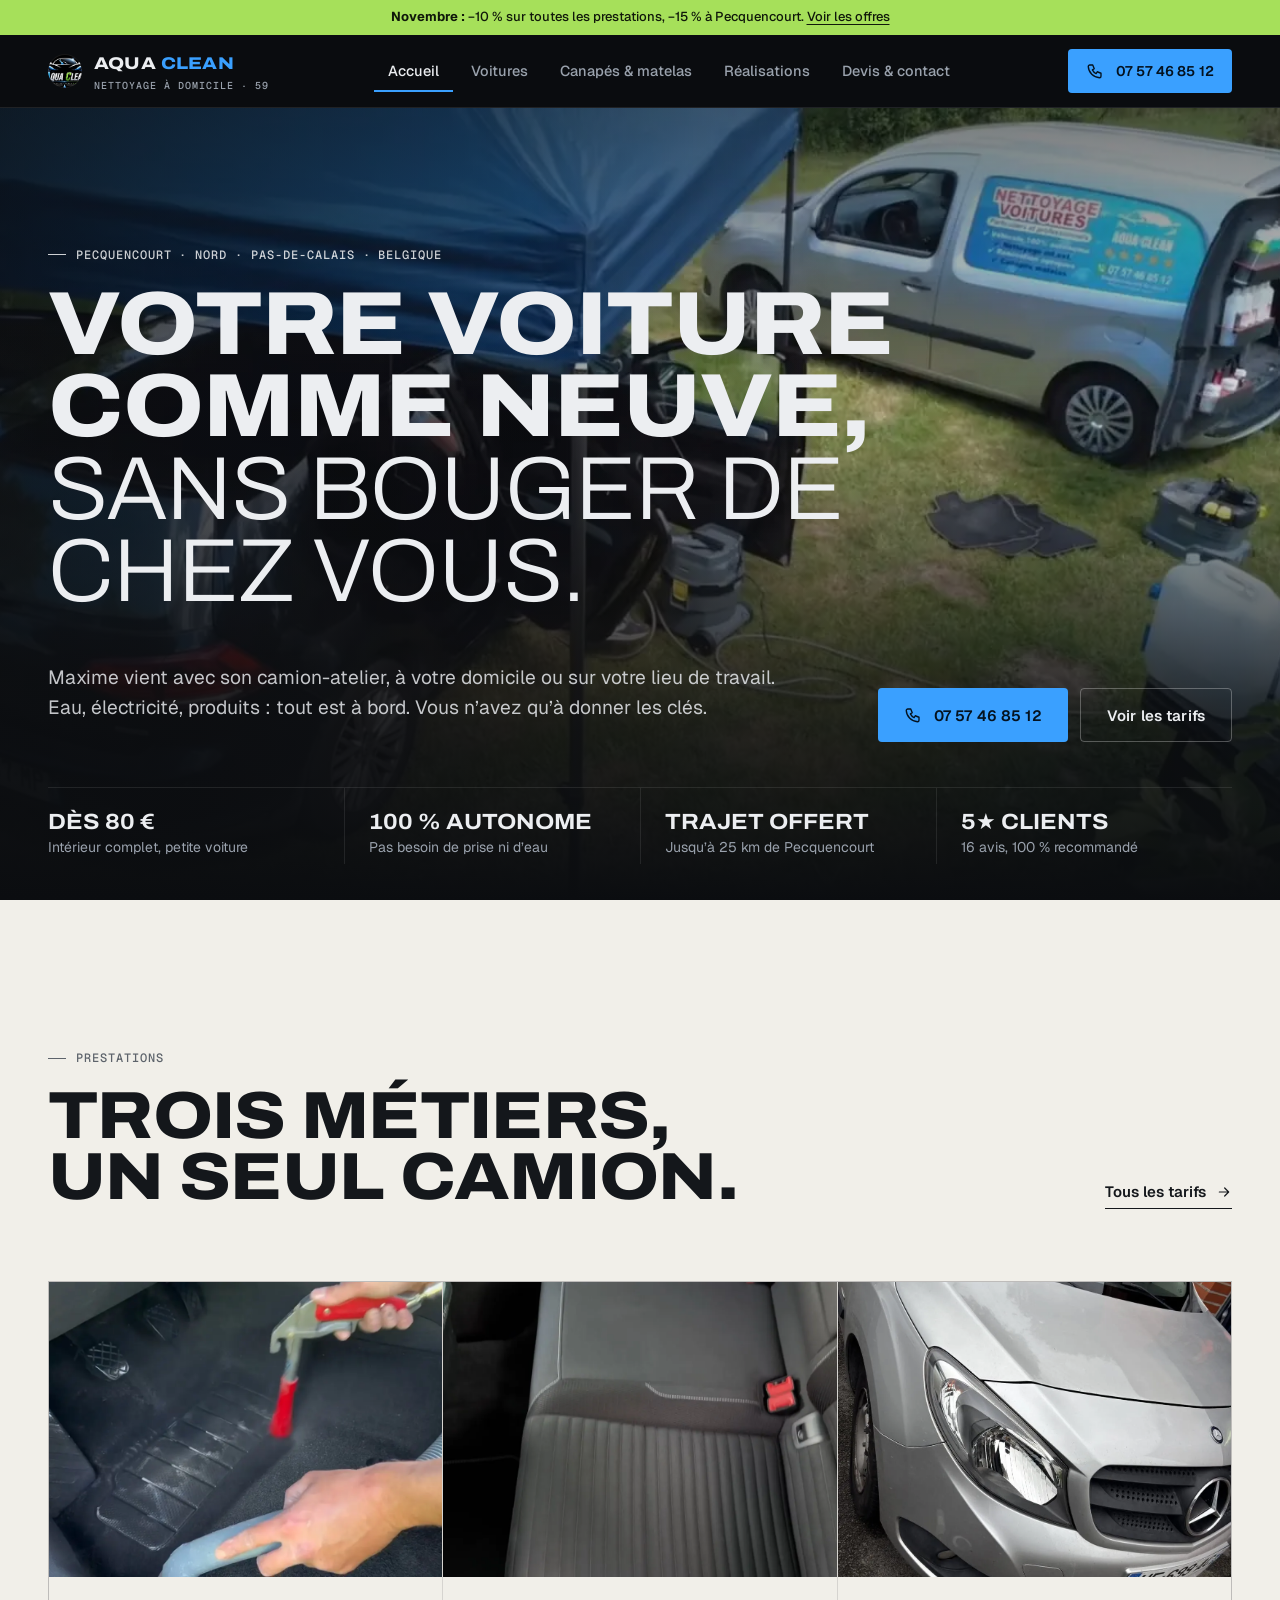
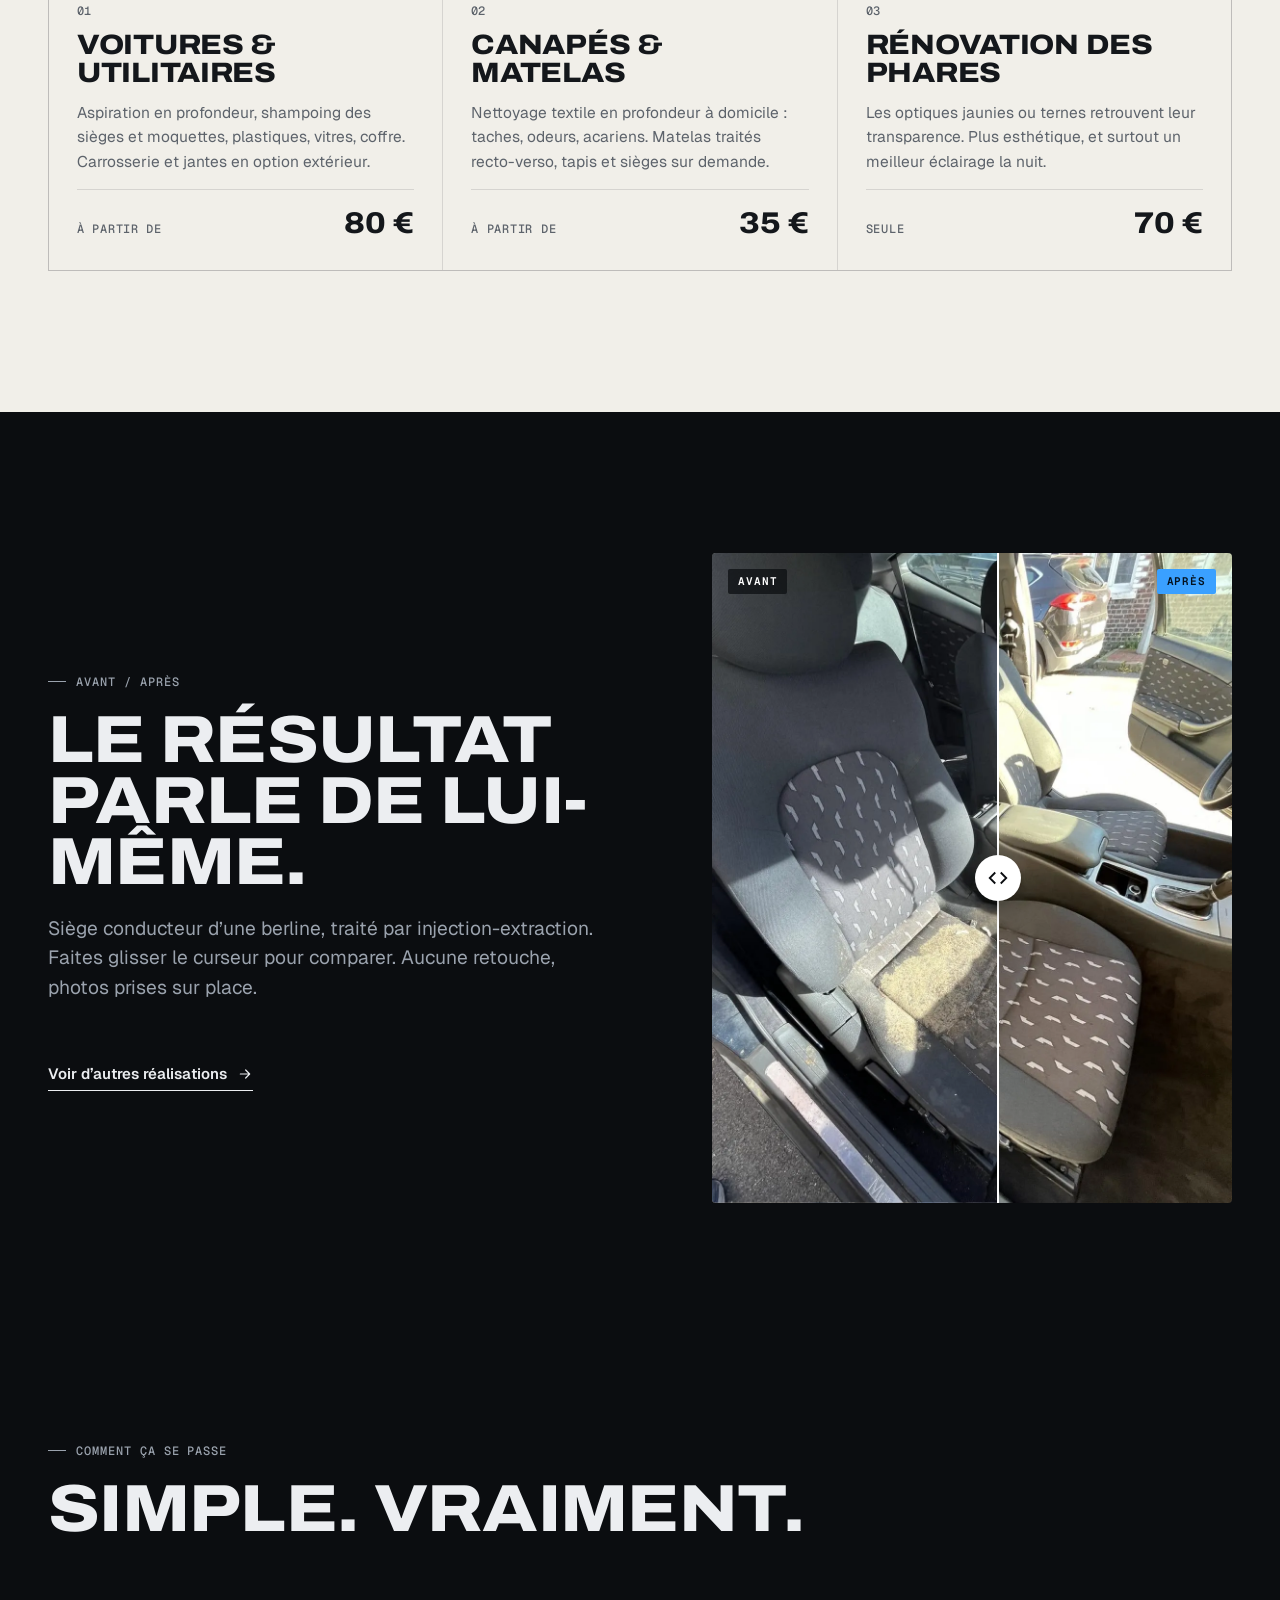
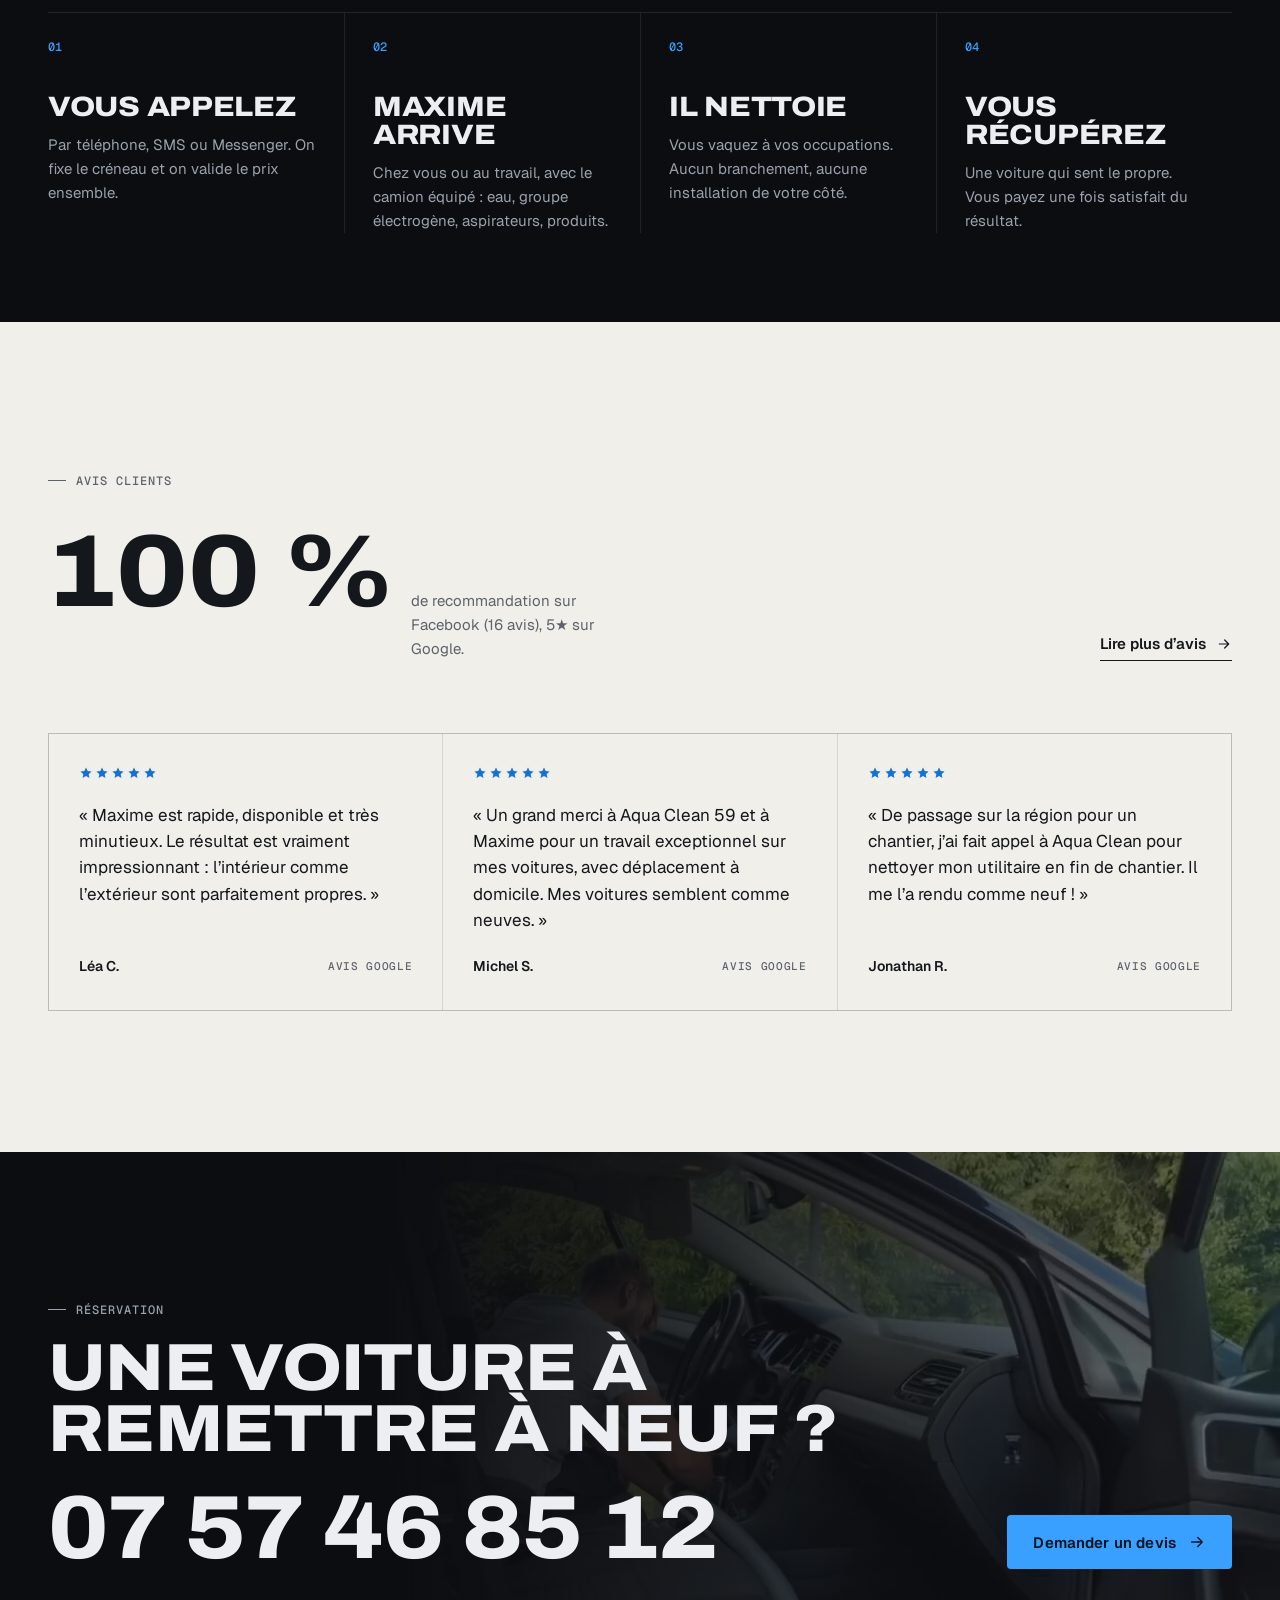
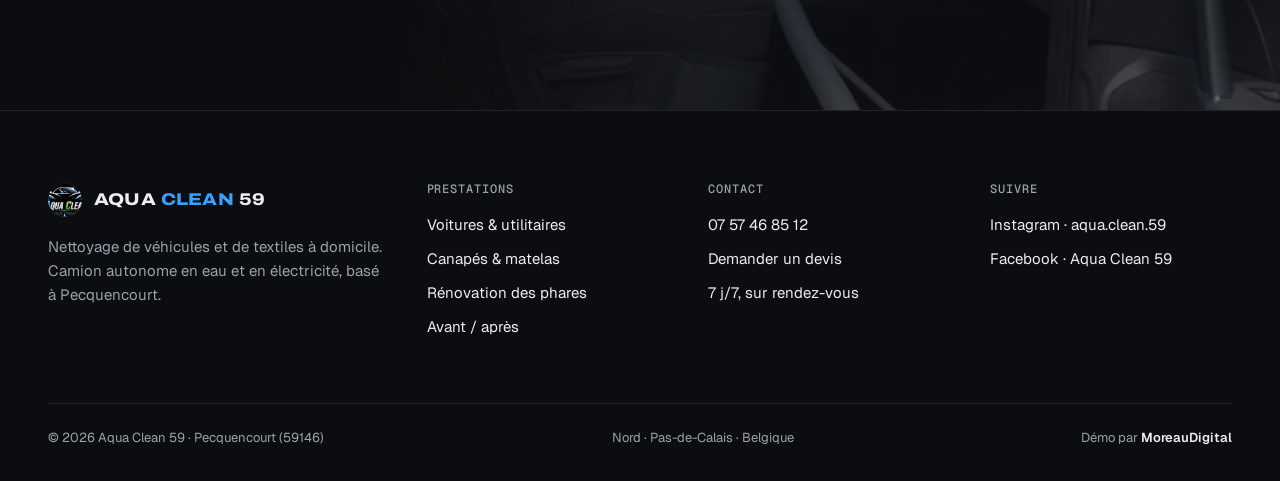
<file: site/index.html>
<!doctype html>
<html lang="fr">
<head>
<meta charset="utf-8">
<meta name="viewport" content="width=device-width, initial-scale=1, viewport-fit=cover">
<title>Aqua Clean 59 · Nettoyage auto et textile à domicile, Pecquencourt</title>
<meta name="description" content="Nettoyage intérieur et extérieur de voitures, canapés et matelas à domicile autour de Pecquencourt (59). Camion 100 % autonome, déplacement gratuit jusqu’à 25 km. Dès 80 €.">
<meta name="theme-color" content="#0b0d10">
<meta property="og:title" content="Aqua Clean 59 · Nettoyage auto et textile à domicile, Pecquencourt">
<meta property="og:description" content="Nettoyage intérieur et extérieur de voitures, canapés et matelas à domicile autour de Pecquencourt (59). Camion 100 % autonome, déplacement gratuit jusqu’à 25 km. Dès 80 €.">
<meta property="og:image" content="assets/video/poster.jpg">
<link rel="icon" href="assets/img/favicon.png">
<link rel="preconnect" href="https://fonts.googleapis.com">
<link rel="preconnect" href="https://fonts.gstatic.com" crossorigin>
<link href="https://fonts.googleapis.com/css2?family=Archivo:wdth,wght@62..125,300..900&family=Geist:wght@400;500;600;700&family=Geist+Mono:wght@500&display=swap" rel="stylesheet">
<link rel="stylesheet" href="assets/style.css?v=202611061730">
</head>
<body>
<div class="promo-bar"><strong>Novembre :</strong> −10 % sur toutes les prestations, −15 % à Pecquencourt. <a href="voitures.html#offres">Voir les offres</a></div>
<header class="site-header">
  <nav class="nav wrap" aria-label="Navigation principale">
    <a class="brand" href="index.html" aria-label="Aqua Clean 59, accueil">
      <span class="brand-mark" aria-hidden="true"></span>
      <span><span class="brand-name">Aqua <span>Clean</span></span><span class="brand-sub">Nettoyage à domicile · 59</span></span>
    </a>
    <ul class="nav-links"><li><a href="index.html" aria-current="page">Accueil</a></li><li><a href="voitures.html">Voitures</a></li><li><a href="textiles.html">Canapés & matelas</a></li><li><a href="realisations.html">Réalisations</a></li><li><a href="contact.html">Devis & contact</a></li></ul>
    <a class="btn btn-primary nav-cta" href="tel:+33757468512"><svg viewBox="0 0 24 24" fill="none" stroke="currentColor" stroke-width="1.8" stroke-linecap="round" stroke-linejoin="round" aria-hidden="true"><path d="M5 4h4l2 5-2.5 1.5a11 11 0 0 0 5 5L15 13l5 2v4a2 2 0 0 1-2 2A16 16 0 0 1 3 6a2 2 0 0 1 2-2"/></svg>07 57 46 85 12</a>
    <button class="nav-toggle" aria-label="Menu" aria-expanded="false"><span></span><span></span><span></span></button>
  </nav>
</header>
<main>

<section class="hero">
  <div class="hero-media">
    <video data-hero-video autoplay muted loop playsinline preload="metadata" poster="assets/video/poster.webp" aria-hidden="true">
      <source src="assets/video/hero.mp4" type="video/mp4">
    </video>
  </div>
  <div class="wrap">
    <span class="label">Pecquencourt · Nord · Pas-de-Calais · Belgique</span>
    <h1 class="display h1">Votre voiture comme neuve, <span class="thin">sans bouger de chez vous.</span></h1>
    <div class="hero-bottom">
      <p class="lead hide-m">Maxime vient avec son camion-atelier, à votre domicile ou sur votre lieu de travail. Eau, électricité, produits&nbsp;: tout est à bord. Vous n’avez qu’à donner les clés.</p>
      <p class="lead show-m">Lavage à domicile ou sur votre lieu de travail, autour de Pecquencourt.</p>
      <div class="hero-actions">
        <a class="btn btn-primary" href="tel:+33757468512"><svg viewBox="0 0 24 24" fill="none" stroke="currentColor" stroke-width="1.8" stroke-linecap="round" stroke-linejoin="round" aria-hidden="true"><path d="M5 4h4l2 5-2.5 1.5a11 11 0 0 0 5 5L15 13l5 2v4a2 2 0 0 1-2 2A16 16 0 0 1 3 6a2 2 0 0 1 2-2"/></svg>07 57 46 85 12</a>
        <a class="btn btn-ghost" href="voitures.html"><span class="hide-m">Voir les tarifs</span><span class="show-m">Tarifs</span></a>
      </div>
    </div>
    <div class="facts">
      <div class="fact"><b>Dès 80 €</b><span>Intérieur complet, petite voiture</span></div>
      <div class="fact"><b>100 % autonome</b><span>Pas besoin de prise ni d’eau</span></div>
      <div class="fact"><b>Trajet offert</b><span>Jusqu’à 25 km de Pecquencourt</span></div>
      <div class="fact"><b>5★ clients</b><span>16 avis, 100 % recommandé</span></div>
    </div>
  </div>
</section>

<section class="section paper">
  <div class="wrap">
    <div class="section-head reveal">
      <div>
        <span class="label">Prestations</span>
        <h2 class="display h2">Trois métiers,<br>un seul camion.</h2>
      </div>
      <a class="arrow-link" href="voitures.html">Tous les tarifs <svg viewBox="0 0 24 24" fill="none" stroke="currentColor" stroke-width="1.8" stroke-linecap="round" stroke-linejoin="round" aria-hidden="true"><path d="M5 12h14M13 6l6 6-6 6"/></svg></a>
    </div>
    <div class="services reveal">
      <a class="service" href="voitures.html">
        <div class="service-img"><img src="assets/img/injecteur.webp" alt="Injection-extraction sur la moquette avant d’une voiture" loading="lazy"></div>
        <div class="service-body">
          <span class="service-num">01</span>
          <h3 class="display h3">Voitures &amp; utilitaires</h3>
          <p>Aspiration en profondeur, shampoing des sièges et moquettes, plastiques, vitres, coffre. Carrosserie et jantes en option extérieur.</p>
          <div class="from"><small>À partir de</small><strong>80 €</strong></div>
        </div>
      </a>
      <a class="service" href="textiles.html">
        <div class="service-img"><img src="assets/img/banquette.webp" alt="Banquette arrière en tissu après shampoing" loading="lazy"></div>
        <div class="service-body">
          <span class="service-num">02</span>
          <h3 class="display h3">Canapés &amp; matelas</h3>
          <p>Nettoyage textile en profondeur à domicile&nbsp;: taches, odeurs, acariens. Matelas traités recto-verso, tapis et sièges sur demande.</p>
          <div class="from"><small>À partir de</small><strong>35 €</strong></div>
        </div>
      </a>
      <a class="service" href="voitures.html#options">
        <div class="service-img"><img src="assets/img/phare-apres.webp" alt="Phare avant rénové, transparent" loading="lazy"></div>
        <div class="service-body">
          <span class="service-num">03</span>
          <h3 class="display h3">Rénovation des phares</h3>
          <p>Les optiques jaunies ou ternes retrouvent leur transparence. Plus esthétique, et surtout un meilleur éclairage la nuit.</p>
          <div class="from"><small>Seule</small><strong>70 €</strong></div>
        </div>
      </a>
    </div>
  </div>
</section>

<section class="section">
  <div class="wrap split">
    <div class="reveal">
      <span class="label">Avant / après</span>
      <h2 class="display h2 mt-s">Le résultat parle de lui-même.</h2>
      <p class="lead mt-s">Siège conducteur d’une berline, traité par injection-extraction. Faites glisser le curseur pour comparer. Aucune retouche, photos prises sur place.</p>
      <a class="arrow-link mt-m" href="realisations.html">Voir d’autres réalisations <svg viewBox="0 0 24 24" fill="none" stroke="currentColor" stroke-width="1.8" stroke-linecap="round" stroke-linejoin="round" aria-hidden="true"><path d="M5 12h14M13 6l6 6-6 6"/></svg></a>
    </div>
    <div class="split-media reveal">
      <div class="ba">
  <img class="ba-after" src="assets/img/siege-apres.webp" alt="Le même siège propre après nettoyage" loading="lazy">
  <img class="ba-before" src="assets/img/siege-avant.webp" alt="Siège en tissu très sale avant nettoyage" loading="lazy">
  <span class="ba-handle"></span>
  <span class="ba-tag l">Avant</span><span class="ba-tag r">Après</span>
  <input type="range" min="0" max="100" value="55" aria-label="Comparer avant et après">
</div>
    </div>
  </div>
</section>

<section class="section-tight">
  <div class="wrap">
    <div class="section-head reveal">
      <div>
        <span class="label">Comment ça se passe</span>
        <h2 class="display h2">Simple. Vraiment.</h2>
      </div>
    </div>
    <div class="steps reveal">
      <div class="step"><h3 class="display h3">Vous appelez</h3><p>Par téléphone, SMS ou Messenger. On fixe le créneau et on valide le prix ensemble.</p></div>
      <div class="step"><h3 class="display h3">Maxime arrive</h3><p>Chez vous ou au travail, avec le camion équipé&nbsp;: eau, groupe électrogène, aspirateurs, produits.</p></div>
      <div class="step"><h3 class="display h3">Il nettoie</h3><p>Vous vaquez à vos occupations. Aucun branchement, aucune installation de votre côté.</p></div>
      <div class="step"><h3 class="display h3">Vous récupérez</h3><p>Une voiture qui sent le propre. Vous payez une fois satisfait du résultat.</p></div>
    </div>
  </div>
</section>

<section class="section paper">
  <div class="wrap">
    <div class="section-head reveal">
      <div>
        <span class="label">Avis clients</span>
        <div class="score mt-s"><strong>100&nbsp;%</strong><span>de recommandation sur Facebook (16 avis), 5★ sur Google.</span></div>
      </div>
      <a class="arrow-link" href="realisations.html#avis">Lire plus d’avis <svg viewBox="0 0 24 24" fill="none" stroke="currentColor" stroke-width="1.8" stroke-linecap="round" stroke-linejoin="round" aria-hidden="true"><path d="M5 12h14M13 6l6 6-6 6"/></svg></a>
    </div>
    <div class="reviews reveal"><figure class="review">
  <span class="stars" aria-label="5 étoiles sur 5"><svg viewBox="0 0 24 24" fill="currentColor" aria-hidden="true"><path d="M12 2.5l2.9 6.1 6.6.8-4.9 4.6 1.3 6.6L12 17.3l-5.9 3.3 1.3-6.6L2.5 9.4l6.6-.8z"/></svg><svg viewBox="0 0 24 24" fill="currentColor" aria-hidden="true"><path d="M12 2.5l2.9 6.1 6.6.8-4.9 4.6 1.3 6.6L12 17.3l-5.9 3.3 1.3-6.6L2.5 9.4l6.6-.8z"/></svg><svg viewBox="0 0 24 24" fill="currentColor" aria-hidden="true"><path d="M12 2.5l2.9 6.1 6.6.8-4.9 4.6 1.3 6.6L12 17.3l-5.9 3.3 1.3-6.6L2.5 9.4l6.6-.8z"/></svg><svg viewBox="0 0 24 24" fill="currentColor" aria-hidden="true"><path d="M12 2.5l2.9 6.1 6.6.8-4.9 4.6 1.3 6.6L12 17.3l-5.9 3.3 1.3-6.6L2.5 9.4l6.6-.8z"/></svg><svg viewBox="0 0 24 24" fill="currentColor" aria-hidden="true"><path d="M12 2.5l2.9 6.1 6.6.8-4.9 4.6 1.3 6.6L12 17.3l-5.9 3.3 1.3-6.6L2.5 9.4l6.6-.8z"/></svg></span>
  <blockquote>« Maxime est rapide, disponible et très minutieux. Le résultat est vraiment impressionnant&nbsp;: l’intérieur comme l’extérieur sont parfaitement propres. »</blockquote>
  <figcaption><b>Léa C.</b><small>Avis Google</small></figcaption>
</figure><figure class="review">
  <span class="stars" aria-label="5 étoiles sur 5"><svg viewBox="0 0 24 24" fill="currentColor" aria-hidden="true"><path d="M12 2.5l2.9 6.1 6.6.8-4.9 4.6 1.3 6.6L12 17.3l-5.9 3.3 1.3-6.6L2.5 9.4l6.6-.8z"/></svg><svg viewBox="0 0 24 24" fill="currentColor" aria-hidden="true"><path d="M12 2.5l2.9 6.1 6.6.8-4.9 4.6 1.3 6.6L12 17.3l-5.9 3.3 1.3-6.6L2.5 9.4l6.6-.8z"/></svg><svg viewBox="0 0 24 24" fill="currentColor" aria-hidden="true"><path d="M12 2.5l2.9 6.1 6.6.8-4.9 4.6 1.3 6.6L12 17.3l-5.9 3.3 1.3-6.6L2.5 9.4l6.6-.8z"/></svg><svg viewBox="0 0 24 24" fill="currentColor" aria-hidden="true"><path d="M12 2.5l2.9 6.1 6.6.8-4.9 4.6 1.3 6.6L12 17.3l-5.9 3.3 1.3-6.6L2.5 9.4l6.6-.8z"/></svg><svg viewBox="0 0 24 24" fill="currentColor" aria-hidden="true"><path d="M12 2.5l2.9 6.1 6.6.8-4.9 4.6 1.3 6.6L12 17.3l-5.9 3.3 1.3-6.6L2.5 9.4l6.6-.8z"/></svg></span>
  <blockquote>« Un grand merci à Aqua Clean 59 et à Maxime pour un travail exceptionnel sur mes voitures, avec déplacement à domicile. Mes voitures semblent comme neuves. »</blockquote>
  <figcaption><b>Michel S.</b><small>Avis Google</small></figcaption>
</figure><figure class="review">
  <span class="stars" aria-label="5 étoiles sur 5"><svg viewBox="0 0 24 24" fill="currentColor" aria-hidden="true"><path d="M12 2.5l2.9 6.1 6.6.8-4.9 4.6 1.3 6.6L12 17.3l-5.9 3.3 1.3-6.6L2.5 9.4l6.6-.8z"/></svg><svg viewBox="0 0 24 24" fill="currentColor" aria-hidden="true"><path d="M12 2.5l2.9 6.1 6.6.8-4.9 4.6 1.3 6.6L12 17.3l-5.9 3.3 1.3-6.6L2.5 9.4l6.6-.8z"/></svg><svg viewBox="0 0 24 24" fill="currentColor" aria-hidden="true"><path d="M12 2.5l2.9 6.1 6.6.8-4.9 4.6 1.3 6.6L12 17.3l-5.9 3.3 1.3-6.6L2.5 9.4l6.6-.8z"/></svg><svg viewBox="0 0 24 24" fill="currentColor" aria-hidden="true"><path d="M12 2.5l2.9 6.1 6.6.8-4.9 4.6 1.3 6.6L12 17.3l-5.9 3.3 1.3-6.6L2.5 9.4l6.6-.8z"/></svg><svg viewBox="0 0 24 24" fill="currentColor" aria-hidden="true"><path d="M12 2.5l2.9 6.1 6.6.8-4.9 4.6 1.3 6.6L12 17.3l-5.9 3.3 1.3-6.6L2.5 9.4l6.6-.8z"/></svg></span>
  <blockquote>« De passage sur la région pour un chantier, j’ai fait appel à Aqua Clean pour nettoyer mon utilitaire en fin de chantier. Il me l’a rendu comme neuf&nbsp;! »</blockquote>
  <figcaption><b>Jonathan R.</b><small>Avis Google</small></figcaption>
</figure></div>
  </div>
</section>

<section class="section cta-band">
  <div class="wrap cta-inner reveal">
    <div>
      <span class="label">Réservation</span>
      <h2 class="display h2 mt-s">Une voiture à remettre à neuf&nbsp;?</h2>
      <a class="phone-big" href="tel:+33757468512">07 57 46 85 12</a>
    </div>
    <div class="hero-actions">
      <a class="btn btn-primary" href="contact.html">Demander un devis <svg viewBox="0 0 24 24" fill="none" stroke="currentColor" stroke-width="1.8" stroke-linecap="round" stroke-linejoin="round" aria-hidden="true"><path d="M5 12h14M13 6l6 6-6 6"/></svg></a>
    </div>
  </div>
</section>

</main>
<footer class="site-footer">
  <div class="wrap">
    <div class="footer-grid">
      <div class="footer-brand">
        <a class="brand" href="index.html"><span class="brand-mark" aria-hidden="true"></span><span class="brand-name">Aqua <span>Clean</span> 59</span></a>
        <p>Nettoyage de véhicules et de textiles à domicile. Camion autonome en eau et en électricité, basé à Pecquencourt.</p>
      </div>
      <div><h4>Prestations</h4><ul>
        <li><a href="voitures.html">Voitures &amp; utilitaires</a></li>
        <li><a href="textiles.html">Canapés &amp; matelas</a></li>
        <li><a href="voitures.html#options">Rénovation des phares</a></li>
        <li><a href="realisations.html">Avant / après</a></li>
      </ul></div>
      <div><h4>Contact</h4><ul>
        <li><a href="tel:+33757468512">07 57 46 85 12</a></li>
        <li><a href="contact.html">Demander un devis</a></li>
        <li>7 j/7, sur rendez-vous</li>
      </ul></div>
      <div><h4>Suivre</h4><ul>
        <li><a href="https://www.instagram.com/aqua.clean.59/" target="_blank" rel="noopener">Instagram · aqua.clean.59</a></li>
        <li><a href="https://www.facebook.com/search/top?q=Aqua%20Clean%2059" target="_blank" rel="noopener">Facebook · Aqua Clean 59</a></li>
      </ul></div>
    </div>
    <div class="footer-legal"><span>© <span data-year>2026</span> Aqua Clean 59 · Pecquencourt (59146)</span><span>Nord · Pas-de-Calais · Belgique</span><a class="credit" href="https://moreaudigital.fr" target="_blank" rel="noopener">Démo par <b>MoreauDigital</b></a></div>
  </div>
</footer>
<div class="callbar">
  <a class="btn btn-primary" href="tel:+33757468512"><svg viewBox="0 0 24 24" fill="none" stroke="currentColor" stroke-width="1.8" stroke-linecap="round" stroke-linejoin="round" aria-hidden="true"><path d="M5 4h4l2 5-2.5 1.5a11 11 0 0 0 5 5L15 13l5 2v4a2 2 0 0 1-2 2A16 16 0 0 1 3 6a2 2 0 0 1 2-2"/></svg>Appeler</a>
  <a class="btn btn-ghost" href="contact.html"><svg viewBox="0 0 24 24" fill="none" stroke="currentColor" stroke-width="1.8" stroke-linecap="round" stroke-linejoin="round" aria-hidden="true"><path d="M4 5h16v11H8l-4 4z"/></svg>Devis</a>
</div>
<script src="assets/main.js?v=202611061730" defer></script>
</body>
</html>
</file>
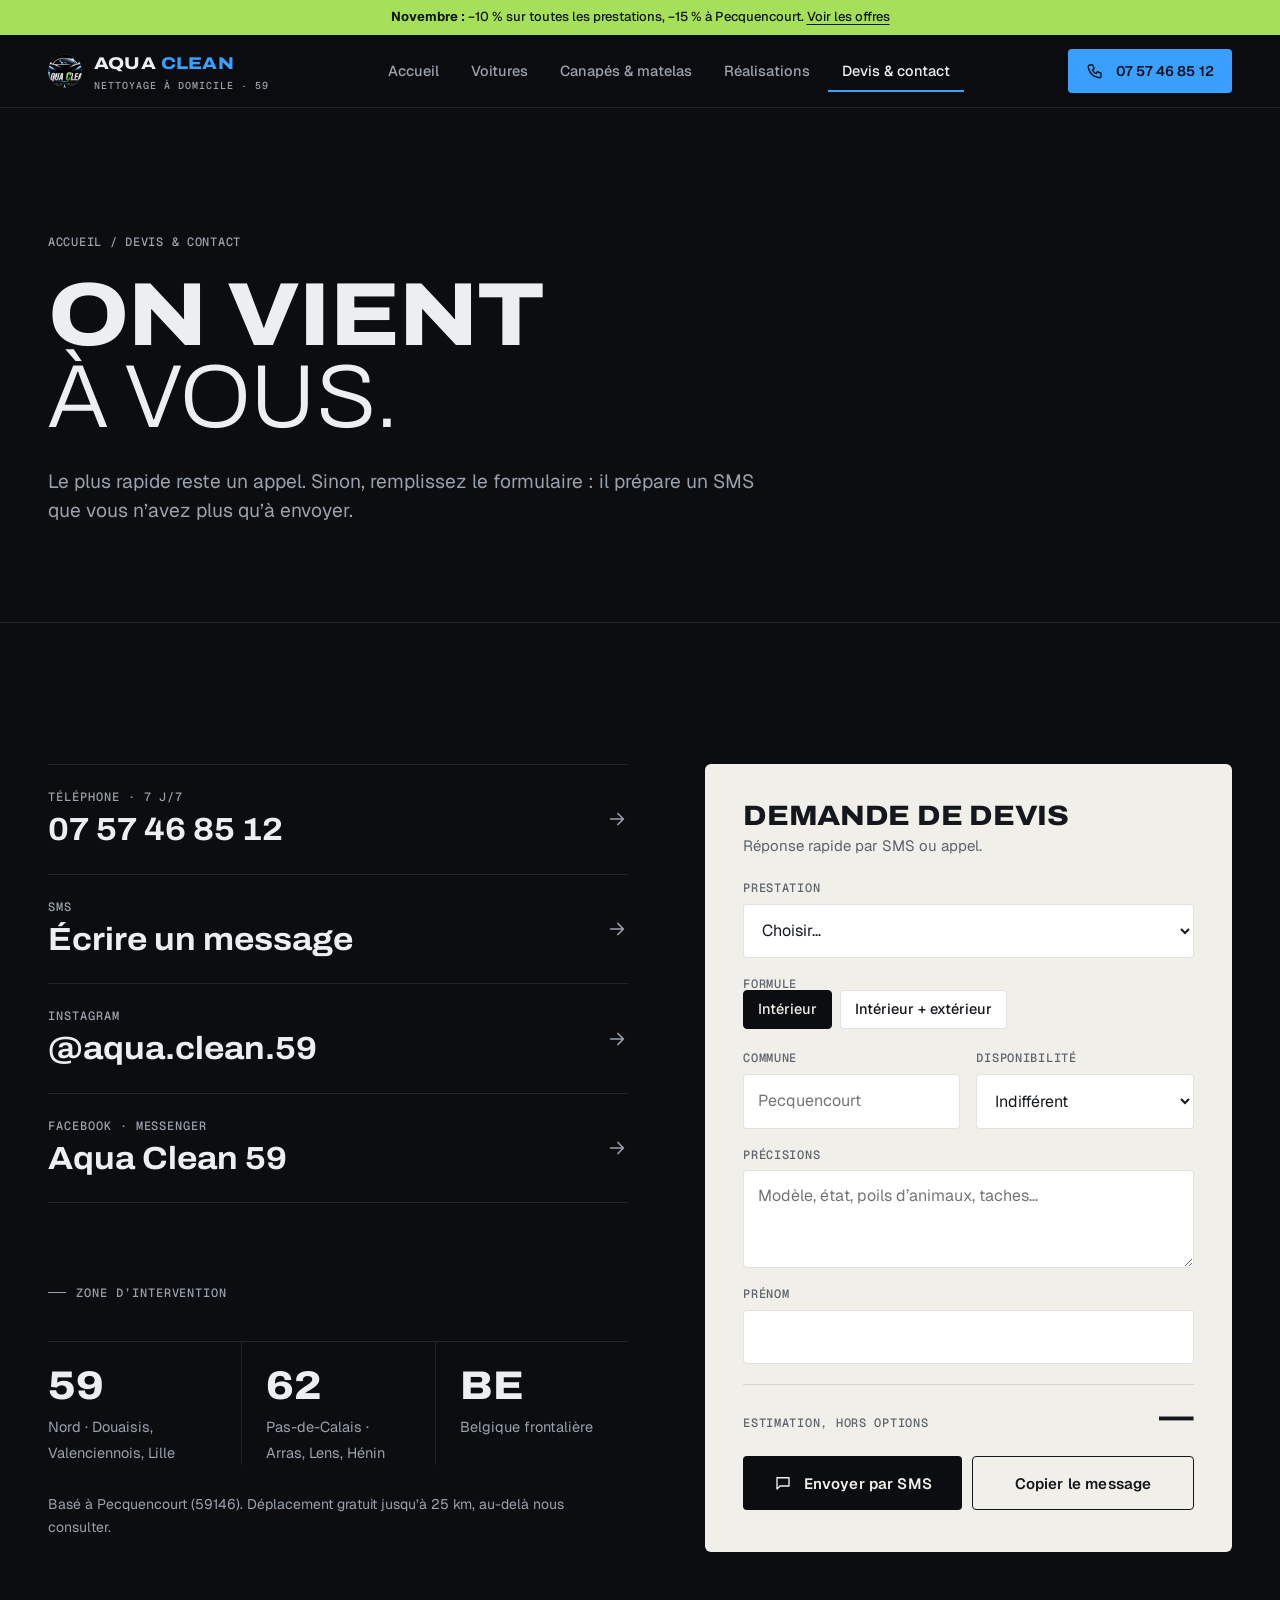
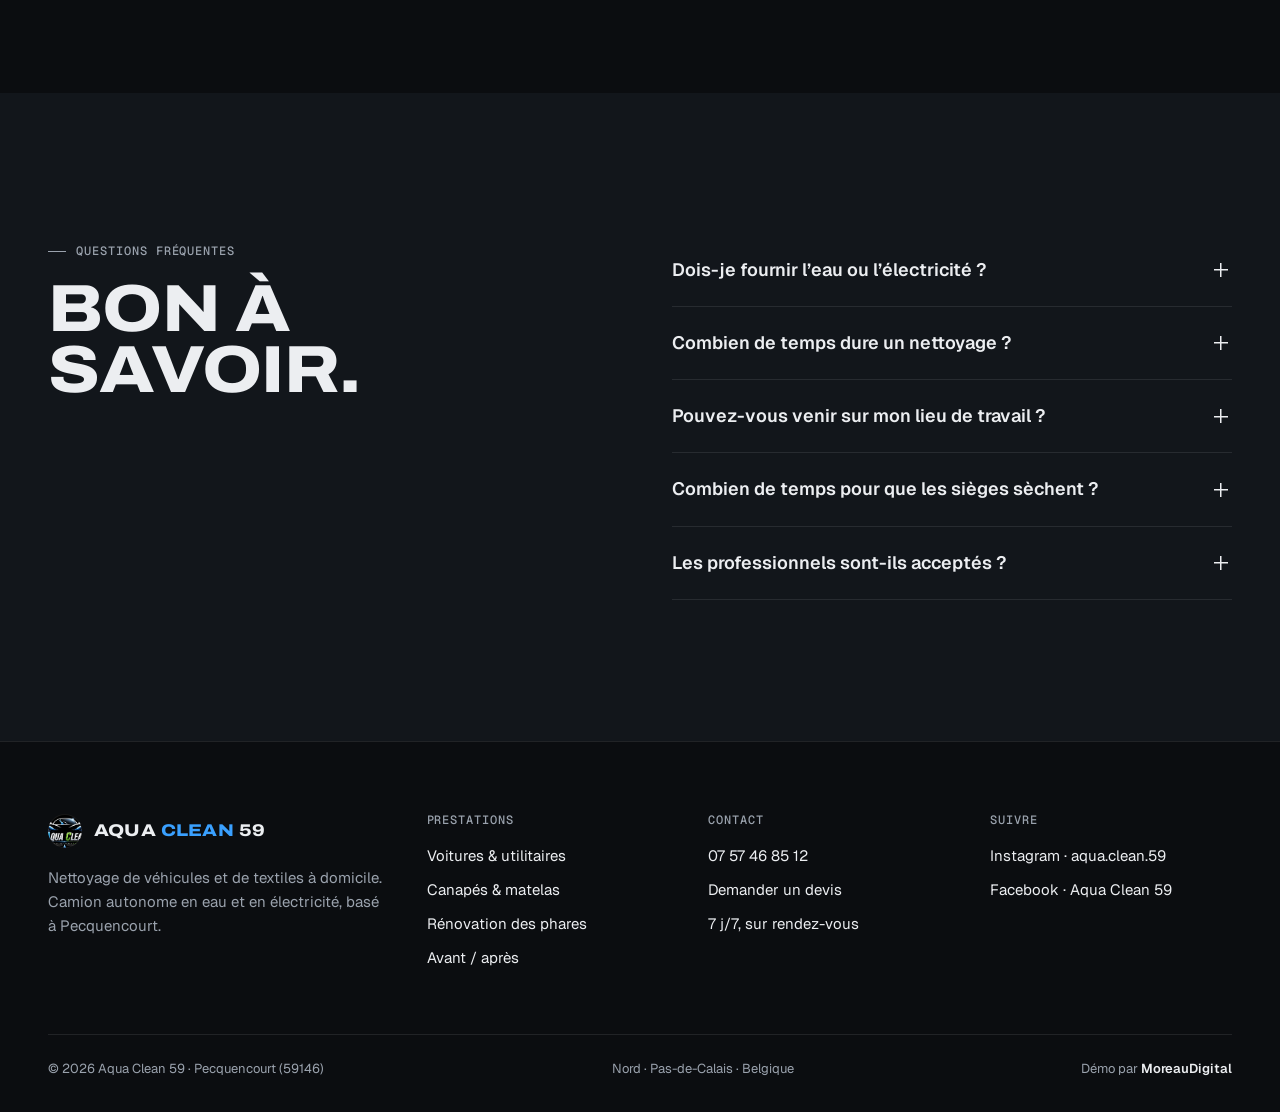
<file: site/contact.html>
<!doctype html>
<html lang="fr">
<head>
<meta charset="utf-8">
<meta name="viewport" content="width=device-width, initial-scale=1, viewport-fit=cover">
<title>Devis et contact · Aqua Clean 59, nettoyage à domicile</title>
<meta name="description" content="Appelez le 07 57 46 85 12 ou demandez un devis par SMS. Nettoyage auto et textile à domicile, Nord, Pas-de-Calais et Belgique.">
<meta name="theme-color" content="#0b0d10">
<meta property="og:title" content="Devis et contact · Aqua Clean 59, nettoyage à domicile">
<meta property="og:description" content="Appelez le 07 57 46 85 12 ou demandez un devis par SMS. Nettoyage auto et textile à domicile, Nord, Pas-de-Calais et Belgique.">
<meta property="og:image" content="assets/video/poster.jpg">
<link rel="icon" href="assets/img/favicon.png">
<link rel="preconnect" href="https://fonts.googleapis.com">
<link rel="preconnect" href="https://fonts.gstatic.com" crossorigin>
<link href="https://fonts.googleapis.com/css2?family=Archivo:wdth,wght@62..125,300..900&family=Geist:wght@400;500;600;700&family=Geist+Mono:wght@500&display=swap" rel="stylesheet">
<link rel="stylesheet" href="assets/style.css?v=202611061730">
</head>
<body>
<div class="promo-bar"><strong>Novembre :</strong> −10 % sur toutes les prestations, −15 % à Pecquencourt. <a href="voitures.html#offres">Voir les offres</a></div>
<header class="site-header">
  <nav class="nav wrap" aria-label="Navigation principale">
    <a class="brand" href="index.html" aria-label="Aqua Clean 59, accueil">
      <span class="brand-mark" aria-hidden="true"></span>
      <span><span class="brand-name">Aqua <span>Clean</span></span><span class="brand-sub">Nettoyage à domicile · 59</span></span>
    </a>
    <ul class="nav-links"><li><a href="index.html">Accueil</a></li><li><a href="voitures.html">Voitures</a></li><li><a href="textiles.html">Canapés & matelas</a></li><li><a href="realisations.html">Réalisations</a></li><li><a href="contact.html" aria-current="page">Devis & contact</a></li></ul>
    <a class="btn btn-primary nav-cta" href="tel:+33757468512"><svg viewBox="0 0 24 24" fill="none" stroke="currentColor" stroke-width="1.8" stroke-linecap="round" stroke-linejoin="round" aria-hidden="true"><path d="M5 4h4l2 5-2.5 1.5a11 11 0 0 0 5 5L15 13l5 2v4a2 2 0 0 1-2 2A16 16 0 0 1 3 6a2 2 0 0 1 2-2"/></svg>07 57 46 85 12</a>
    <button class="nav-toggle" aria-label="Menu" aria-expanded="false"><span></span><span></span><span></span></button>
  </nav>
</header>
<main>

<section class="page-hero">
  <div class="wrap">
    <div class="crumbs"><a href="index.html">Accueil</a> / Devis &amp; contact</div>
    <h1 class="display h1">On vient<br><span class="thin">à vous.</span></h1>
    <p class="lead">Le plus rapide reste un appel. Sinon, remplissez le formulaire&nbsp;: il prépare un SMS que vous n’avez plus qu’à envoyer.</p>
  </div>
</section>

<section class="section">
  <div class="wrap contact-grid">
    <div class="reveal">
      <a class="channel" href="tel:+33757468512"><span><small>Téléphone · 7 j/7</small><b>07 57 46 85 12</b></span><svg viewBox="0 0 24 24" fill="none" stroke="currentColor" stroke-width="1.8" stroke-linecap="round" stroke-linejoin="round" aria-hidden="true"><path d="M5 12h14M13 6l6 6-6 6"/></svg></a>
      <a class="channel" href="sms:+33757468512"><span><small>SMS</small><b>Écrire un message</b></span><svg viewBox="0 0 24 24" fill="none" stroke="currentColor" stroke-width="1.8" stroke-linecap="round" stroke-linejoin="round" aria-hidden="true"><path d="M5 12h14M13 6l6 6-6 6"/></svg></a>
      <a class="channel" href="https://www.instagram.com/aqua.clean.59/" target="_blank" rel="noopener"><span><small>Instagram</small><b>@aqua.clean.59</b></span><svg viewBox="0 0 24 24" fill="none" stroke="currentColor" stroke-width="1.8" stroke-linecap="round" stroke-linejoin="round" aria-hidden="true"><path d="M5 12h14M13 6l6 6-6 6"/></svg></a>
      <a class="channel" href="https://www.facebook.com/search/top?q=Aqua%20Clean%2059" target="_blank" rel="noopener"><span><small>Facebook · Messenger</small><b>Aqua Clean 59</b></span><svg viewBox="0 0 24 24" fill="none" stroke="currentColor" stroke-width="1.8" stroke-linecap="round" stroke-linejoin="round" aria-hidden="true"><path d="M5 12h14M13 6l6 6-6 6"/></svg></a>

      <div class="mt-l">
        <span class="label">Zone d’intervention</span>
        <div class="zone mt-m">
          <div><b>59</b><span>Nord · Douaisis, Valenciennois, Lille</span></div>
          <div><b>62</b><span>Pas-de-Calais · Arras, Lens, Hénin</span></div>
          <div><b>BE</b><span>Belgique frontalière</span></div>
        </div>
        <p class="note">Basé à Pecquencourt (59146). Déplacement gratuit jusqu’à 25&nbsp;km, au-delà nous consulter.</p>
      </div>
    </div>

    <form class="form reveal" data-quote novalidate>
      <div>
        <h2 class="display h3">Demande de devis</h2>
        <p class="mt-s">Réponse rapide par SMS ou appel.</p>
      </div>
      <div class="field">
        <label for="service">Prestation</label>
        <select id="service" name="service" required>
          <option value="" disabled selected>Choisir…</option><option>Voiture — petite</option><option>Voiture — moyenne</option><option>Voiture — grande</option><option>Utilitaire</option><option>Canapé 2/3 places</option><option>Canapé 4/5 places</option><option>Matelas 2 places</option><option>Rénovation des phares</option><option>Autre</option>
        </select>
      </div>
      <fieldset class="field" data-formula hidden>
        <legend>Formule</legend>
        <div class="chips">
          <label><input type="radio" name="formula" value="Intérieur" checked><span>Intérieur</span></label>
          <label><input type="radio" name="formula" value="Intérieur + extérieur"><span>Intérieur + extérieur</span></label>
        </div>
      </fieldset>
      <div class="field-row">
        <div class="field"><label for="city">Commune</label><input id="city" name="city" autocomplete="address-level2" placeholder="Pecquencourt" required></div>
        <div class="field"><label for="when">Disponibilité</label>
          <select id="when" name="when"><option value="">Indifférent</option><option>En semaine</option><option>Le week-end</option><option>Au plus vite</option></select>
        </div>
      </div>
      <div class="field"><label for="details">Précisions</label><textarea id="details" name="details" placeholder="Modèle, état, poils d’animaux, taches…"></textarea></div>
      <div class="field"><label for="name">Prénom</label><input id="name" name="name" autocomplete="given-name"></div>
      <div class="estimate"><small>Estimation, hors options</small><strong data-estimate>—</strong></div>
      <div class="form-actions">
        <button class="btn btn-dark" type="submit"><svg viewBox="0 0 24 24" fill="none" stroke="currentColor" stroke-width="1.8" stroke-linecap="round" stroke-linejoin="round" aria-hidden="true"><path d="M4 5h16v11H8l-4 4z"/></svg>Envoyer par SMS</button>
        <button class="btn btn-outline-ink" type="button" data-copy>Copier le message</button>
      </div>
    </form>
  </div>
</section>

<section class="section ink-2">
  <div class="wrap two-col">
    <div class="reveal"><span class="label">Questions fréquentes</span><h2 class="display h2 mt-s">Bon à savoir.</h2></div>
    <div class="faq reveal">
      <details><summary>Dois-je fournir l’eau ou l’électricité&nbsp;?</summary><p>Non. Le camion est 100&nbsp;% autonome&nbsp;: réserve d’eau et groupe électrogène à bord. Il suffit d’un emplacement pour se garer à côté du véhicule.</p></details>
      <details><summary>Combien de temps dure un nettoyage&nbsp;?</summary><p>Comptez en général entre 2 et 4 heures selon le gabarit, la formule et l’état du véhicule.</p></details>
      <details><summary>Pouvez-vous venir sur mon lieu de travail&nbsp;?</summary><p>Oui, tant qu’on peut accéder au véhicule et stationner le camion à proximité (parking d’entreprise, cour, rue…).</p></details>
      <details><summary>Combien de temps pour que les sièges sèchent&nbsp;?</summary><p>Quelques heures selon la météo et la ventilation. Laissez les vitres entrouvertes si possible.</p></details>
      <details><summary>Les professionnels sont-ils acceptés&nbsp;?</summary><p>Oui&nbsp;: flottes, utilitaires, fins de chantier. Pour les poids lourds, camping-cars et engins agricoles, on établit un devis.</p></details>
    </div>
  </div>
</section>

</main>
<footer class="site-footer">
  <div class="wrap">
    <div class="footer-grid">
      <div class="footer-brand">
        <a class="brand" href="index.html"><span class="brand-mark" aria-hidden="true"></span><span class="brand-name">Aqua <span>Clean</span> 59</span></a>
        <p>Nettoyage de véhicules et de textiles à domicile. Camion autonome en eau et en électricité, basé à Pecquencourt.</p>
      </div>
      <div><h4>Prestations</h4><ul>
        <li><a href="voitures.html">Voitures &amp; utilitaires</a></li>
        <li><a href="textiles.html">Canapés &amp; matelas</a></li>
        <li><a href="voitures.html#options">Rénovation des phares</a></li>
        <li><a href="realisations.html">Avant / après</a></li>
      </ul></div>
      <div><h4>Contact</h4><ul>
        <li><a href="tel:+33757468512">07 57 46 85 12</a></li>
        <li><a href="contact.html">Demander un devis</a></li>
        <li>7 j/7, sur rendez-vous</li>
      </ul></div>
      <div><h4>Suivre</h4><ul>
        <li><a href="https://www.instagram.com/aqua.clean.59/" target="_blank" rel="noopener">Instagram · aqua.clean.59</a></li>
        <li><a href="https://www.facebook.com/search/top?q=Aqua%20Clean%2059" target="_blank" rel="noopener">Facebook · Aqua Clean 59</a></li>
      </ul></div>
    </div>
    <div class="footer-legal"><span>© <span data-year>2026</span> Aqua Clean 59 · Pecquencourt (59146)</span><span>Nord · Pas-de-Calais · Belgique</span><a class="credit" href="https://moreaudigital.fr" target="_blank" rel="noopener">Démo par <b>MoreauDigital</b></a></div>
  </div>
</footer>
<div class="callbar">
  <a class="btn btn-primary" href="tel:+33757468512"><svg viewBox="0 0 24 24" fill="none" stroke="currentColor" stroke-width="1.8" stroke-linecap="round" stroke-linejoin="round" aria-hidden="true"><path d="M5 4h4l2 5-2.5 1.5a11 11 0 0 0 5 5L15 13l5 2v4a2 2 0 0 1-2 2A16 16 0 0 1 3 6a2 2 0 0 1 2-2"/></svg>Appeler</a>
  <a class="btn btn-ghost" href="contact.html"><svg viewBox="0 0 24 24" fill="none" stroke="currentColor" stroke-width="1.8" stroke-linecap="round" stroke-linejoin="round" aria-hidden="true"><path d="M4 5h16v11H8l-4 4z"/></svg>Devis</a>
</div>
<script src="assets/main.js?v=202611061730" defer></script>
</body>
</html>
</file>
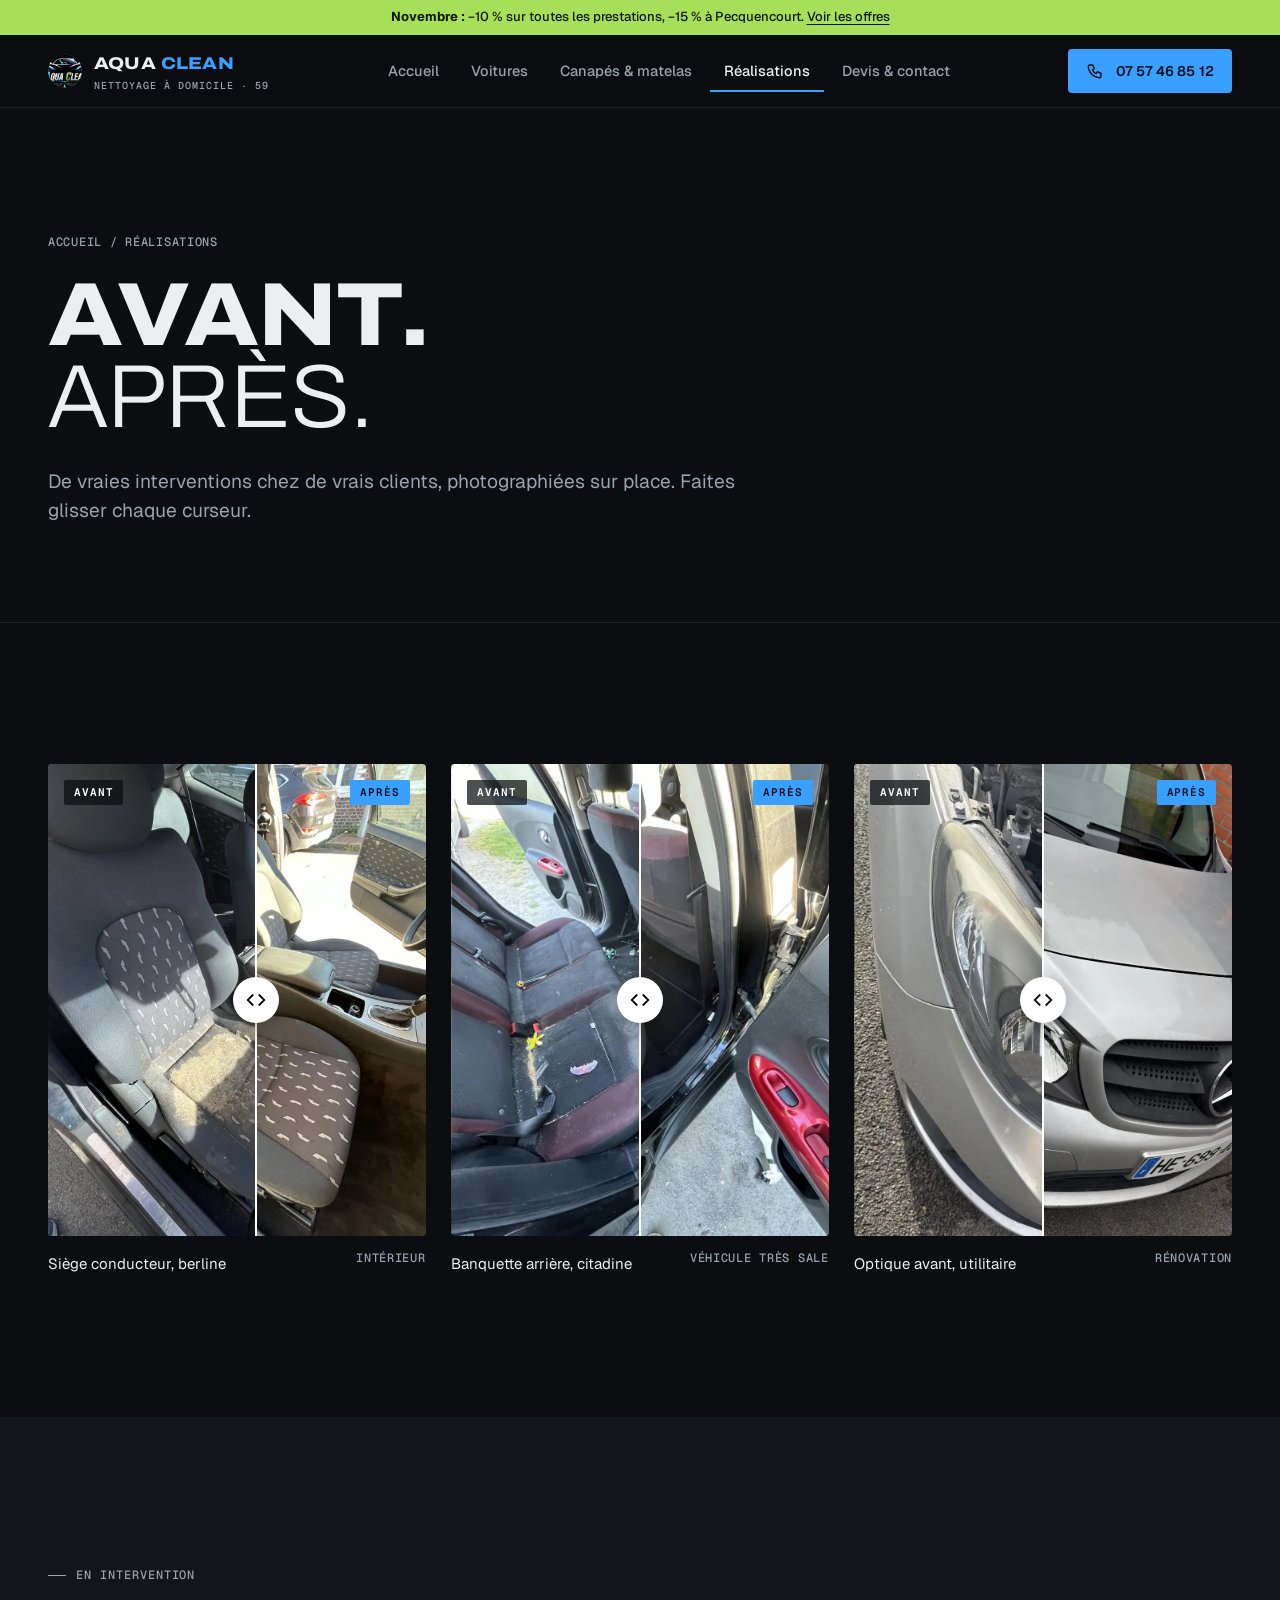
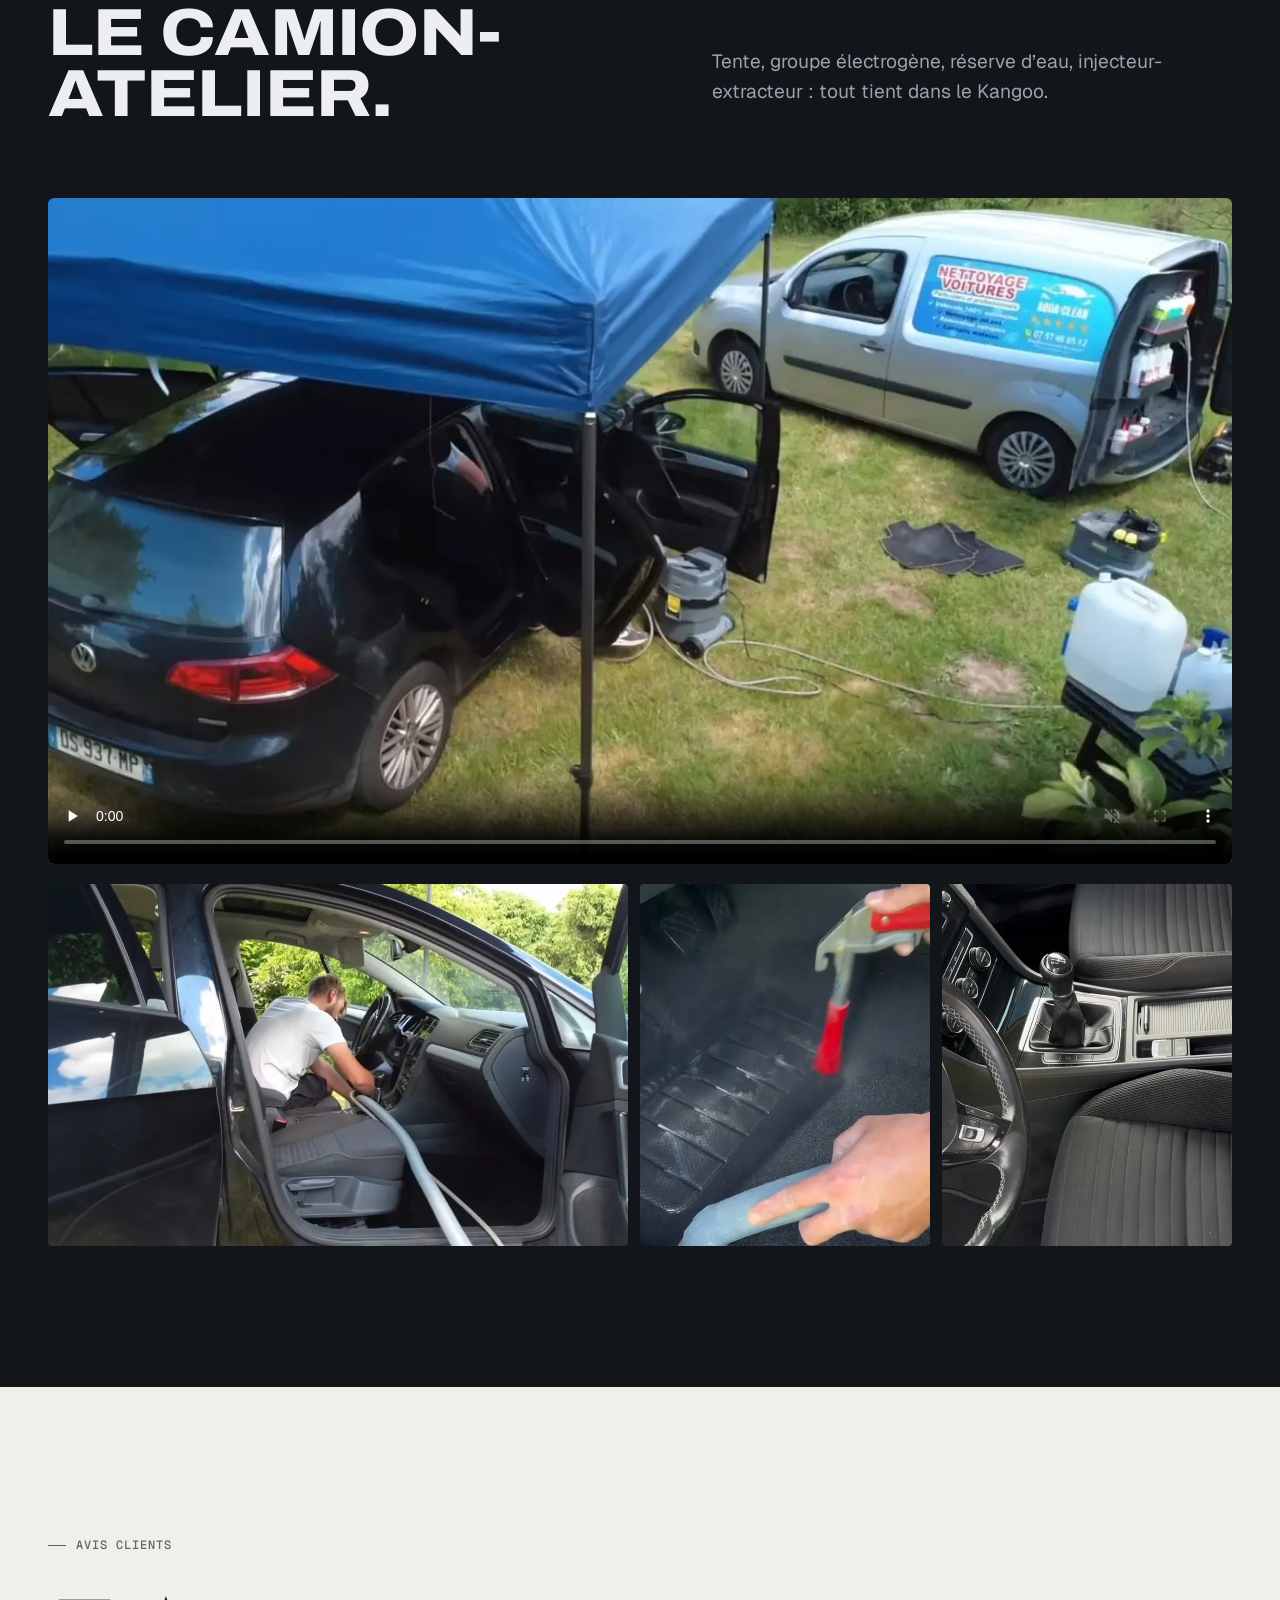
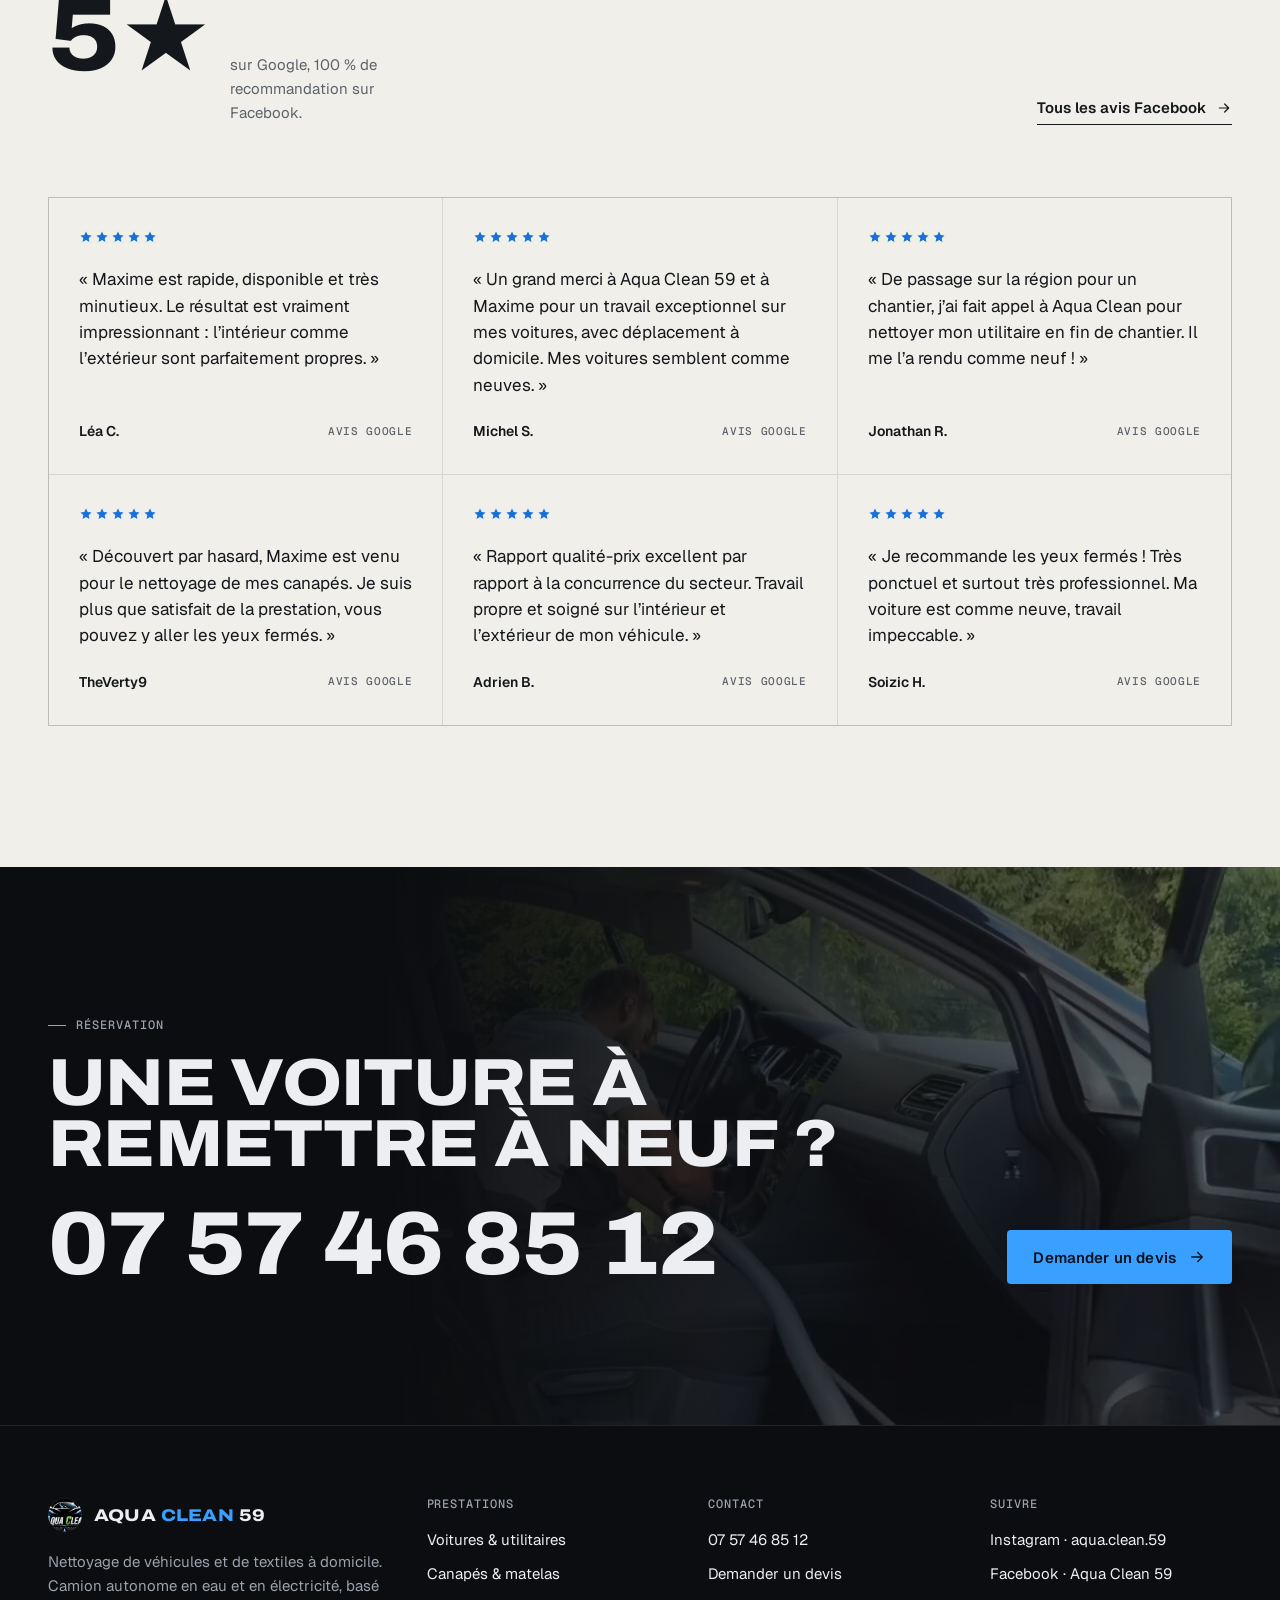
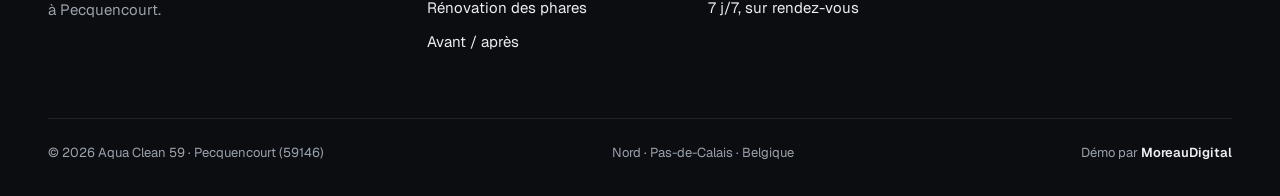
<file: site/realisations.html>
<!doctype html>
<html lang="fr">
<head>
<meta charset="utf-8">
<meta name="viewport" content="width=device-width, initial-scale=1, viewport-fit=cover">
<title>Réalisations avant / après · Aqua Clean 59</title>
<meta name="description" content="Photos avant / après de nos nettoyages de voitures, sièges et phares, et avis clients. Aqua Clean 59, nettoyage à domicile.">
<meta name="theme-color" content="#0b0d10">
<meta property="og:title" content="Réalisations avant / après · Aqua Clean 59">
<meta property="og:description" content="Photos avant / après de nos nettoyages de voitures, sièges et phares, et avis clients. Aqua Clean 59, nettoyage à domicile.">
<meta property="og:image" content="assets/video/poster.jpg">
<link rel="icon" href="assets/img/favicon.png">
<link rel="preconnect" href="https://fonts.googleapis.com">
<link rel="preconnect" href="https://fonts.gstatic.com" crossorigin>
<link href="https://fonts.googleapis.com/css2?family=Archivo:wdth,wght@62..125,300..900&family=Geist:wght@400;500;600;700&family=Geist+Mono:wght@500&display=swap" rel="stylesheet">
<link rel="stylesheet" href="assets/style.css?v=202611061730">
</head>
<body>
<div class="promo-bar"><strong>Novembre :</strong> −10 % sur toutes les prestations, −15 % à Pecquencourt. <a href="voitures.html#offres">Voir les offres</a></div>
<header class="site-header">
  <nav class="nav wrap" aria-label="Navigation principale">
    <a class="brand" href="index.html" aria-label="Aqua Clean 59, accueil">
      <span class="brand-mark" aria-hidden="true"></span>
      <span><span class="brand-name">Aqua <span>Clean</span></span><span class="brand-sub">Nettoyage à domicile · 59</span></span>
    </a>
    <ul class="nav-links"><li><a href="index.html">Accueil</a></li><li><a href="voitures.html">Voitures</a></li><li><a href="textiles.html">Canapés & matelas</a></li><li><a href="realisations.html" aria-current="page">Réalisations</a></li><li><a href="contact.html">Devis & contact</a></li></ul>
    <a class="btn btn-primary nav-cta" href="tel:+33757468512"><svg viewBox="0 0 24 24" fill="none" stroke="currentColor" stroke-width="1.8" stroke-linecap="round" stroke-linejoin="round" aria-hidden="true"><path d="M5 4h4l2 5-2.5 1.5a11 11 0 0 0 5 5L15 13l5 2v4a2 2 0 0 1-2 2A16 16 0 0 1 3 6a2 2 0 0 1 2-2"/></svg>07 57 46 85 12</a>
    <button class="nav-toggle" aria-label="Menu" aria-expanded="false"><span></span><span></span><span></span></button>
  </nav>
</header>
<main>

<section class="page-hero">
  <div class="wrap">
    <div class="crumbs"><a href="index.html">Accueil</a> / Réalisations</div>
    <h1 class="display h1">Avant.<br><span class="thin">Après.</span></h1>
    <p class="lead">De vraies interventions chez de vrais clients, photographiées sur place. Faites glisser chaque curseur.</p>
  </div>
</section>

<section class="section">
  <div class="wrap">
    <div class="gallery">
      <figure class="reveal"><div class="ba">
  <img class="ba-after" src="assets/img/siege-apres.webp" alt="Siège propre après nettoyage" loading="lazy">
  <img class="ba-before" src="assets/img/siege-avant.webp" alt="Siège en tissu taché avant nettoyage" loading="lazy">
  <span class="ba-handle"></span>
  <span class="ba-tag l">Avant</span><span class="ba-tag r">Après</span>
  <input type="range" min="0" max="100" value="55" aria-label="Comparer avant et après">
</div><figcaption><span>Siège conducteur, berline</span><small>Intérieur</small></figcaption></figure>
      <figure class="reveal"><div class="ba">
  <img class="ba-after" src="assets/img/arriere-apres.webp" alt="Banquette arrière propre" loading="lazy">
  <img class="ba-before" src="assets/img/arriere-avant.webp" alt="Banquette arrière encombrée de déchets" loading="lazy">
  <span class="ba-handle"></span>
  <span class="ba-tag l">Avant</span><span class="ba-tag r">Après</span>
  <input type="range" min="0" max="100" value="50" aria-label="Comparer avant et après">
</div><figcaption><span>Banquette arrière, citadine</span><small>Véhicule très sale</small></figcaption></figure>
      <figure class="reveal"><div class="ba">
  <img class="ba-after" src="assets/img/phare-apres.webp" alt="Phare rénové" loading="lazy">
  <img class="ba-before" src="assets/img/phare-avant.webp" alt="Phare terni" loading="lazy">
  <span class="ba-handle"></span>
  <span class="ba-tag l">Avant</span><span class="ba-tag r">Après</span>
  <input type="range" min="0" max="100" value="50" aria-label="Comparer avant et après">
</div><figcaption><span>Optique avant, utilitaire</span><small>Rénovation</small></figcaption></figure>
    </div>
  </div>
</section>

<section class="section ink-2">
  <div class="wrap">
    <div class="section-head reveal">
      <div><span class="label">En intervention</span><h2 class="display h2">Le camion-atelier.</h2></div>
      <p class="lead" style="max-width:40ch">Tente, groupe électrogène, réserve d’eau, injecteur-extracteur&nbsp;: tout tient dans le Kangoo.</p>
    </div>
    <div class="video-frame reveal">
      <video controls muted playsinline preload="none" poster="assets/video/poster.webp">
        <source src="assets/video/hero.mp4" type="video/mp4">
      </video>
    </div>
    <div class="stills mt-s reveal">
      <img src="assets/img/atelier.webp" alt="Maxime aspire l’habitacle d’une Golf, portière ouverte" loading="lazy">
      <img src="assets/img/injecteur.webp" alt="Injecteur sur la moquette" loading="lazy">
      <img src="assets/img/habitacle.webp" alt="Habitacle propre après intervention" loading="lazy">
    </div>
  </div>
</section>

<section class="section paper" id="avis">
  <div class="wrap">
    <div class="section-head reveal">
      <div><span class="label">Avis clients</span><div class="score mt-s"><strong>5★</strong><span>sur Google, 100&nbsp;% de recommandation sur Facebook.</span></div></div>
      <a class="arrow-link" href="https://www.facebook.com/search/top?q=Aqua%20Clean%2059" target="_blank" rel="noopener">Tous les avis Facebook <svg viewBox="0 0 24 24" fill="none" stroke="currentColor" stroke-width="1.8" stroke-linecap="round" stroke-linejoin="round" aria-hidden="true"><path d="M5 12h14M13 6l6 6-6 6"/></svg></a>
    </div>
    <div class="reviews reveal"><figure class="review">
  <span class="stars" aria-label="5 étoiles sur 5"><svg viewBox="0 0 24 24" fill="currentColor" aria-hidden="true"><path d="M12 2.5l2.9 6.1 6.6.8-4.9 4.6 1.3 6.6L12 17.3l-5.9 3.3 1.3-6.6L2.5 9.4l6.6-.8z"/></svg><svg viewBox="0 0 24 24" fill="currentColor" aria-hidden="true"><path d="M12 2.5l2.9 6.1 6.6.8-4.9 4.6 1.3 6.6L12 17.3l-5.9 3.3 1.3-6.6L2.5 9.4l6.6-.8z"/></svg><svg viewBox="0 0 24 24" fill="currentColor" aria-hidden="true"><path d="M12 2.5l2.9 6.1 6.6.8-4.9 4.6 1.3 6.6L12 17.3l-5.9 3.3 1.3-6.6L2.5 9.4l6.6-.8z"/></svg><svg viewBox="0 0 24 24" fill="currentColor" aria-hidden="true"><path d="M12 2.5l2.9 6.1 6.6.8-4.9 4.6 1.3 6.6L12 17.3l-5.9 3.3 1.3-6.6L2.5 9.4l6.6-.8z"/></svg><svg viewBox="0 0 24 24" fill="currentColor" aria-hidden="true"><path d="M12 2.5l2.9 6.1 6.6.8-4.9 4.6 1.3 6.6L12 17.3l-5.9 3.3 1.3-6.6L2.5 9.4l6.6-.8z"/></svg></span>
  <blockquote>« Maxime est rapide, disponible et très minutieux. Le résultat est vraiment impressionnant&nbsp;: l’intérieur comme l’extérieur sont parfaitement propres. »</blockquote>
  <figcaption><b>Léa C.</b><small>Avis Google</small></figcaption>
</figure><figure class="review">
  <span class="stars" aria-label="5 étoiles sur 5"><svg viewBox="0 0 24 24" fill="currentColor" aria-hidden="true"><path d="M12 2.5l2.9 6.1 6.6.8-4.9 4.6 1.3 6.6L12 17.3l-5.9 3.3 1.3-6.6L2.5 9.4l6.6-.8z"/></svg><svg viewBox="0 0 24 24" fill="currentColor" aria-hidden="true"><path d="M12 2.5l2.9 6.1 6.6.8-4.9 4.6 1.3 6.6L12 17.3l-5.9 3.3 1.3-6.6L2.5 9.4l6.6-.8z"/></svg><svg viewBox="0 0 24 24" fill="currentColor" aria-hidden="true"><path d="M12 2.5l2.9 6.1 6.6.8-4.9 4.6 1.3 6.6L12 17.3l-5.9 3.3 1.3-6.6L2.5 9.4l6.6-.8z"/></svg><svg viewBox="0 0 24 24" fill="currentColor" aria-hidden="true"><path d="M12 2.5l2.9 6.1 6.6.8-4.9 4.6 1.3 6.6L12 17.3l-5.9 3.3 1.3-6.6L2.5 9.4l6.6-.8z"/></svg><svg viewBox="0 0 24 24" fill="currentColor" aria-hidden="true"><path d="M12 2.5l2.9 6.1 6.6.8-4.9 4.6 1.3 6.6L12 17.3l-5.9 3.3 1.3-6.6L2.5 9.4l6.6-.8z"/></svg></span>
  <blockquote>« Un grand merci à Aqua Clean 59 et à Maxime pour un travail exceptionnel sur mes voitures, avec déplacement à domicile. Mes voitures semblent comme neuves. »</blockquote>
  <figcaption><b>Michel S.</b><small>Avis Google</small></figcaption>
</figure><figure class="review">
  <span class="stars" aria-label="5 étoiles sur 5"><svg viewBox="0 0 24 24" fill="currentColor" aria-hidden="true"><path d="M12 2.5l2.9 6.1 6.6.8-4.9 4.6 1.3 6.6L12 17.3l-5.9 3.3 1.3-6.6L2.5 9.4l6.6-.8z"/></svg><svg viewBox="0 0 24 24" fill="currentColor" aria-hidden="true"><path d="M12 2.5l2.9 6.1 6.6.8-4.9 4.6 1.3 6.6L12 17.3l-5.9 3.3 1.3-6.6L2.5 9.4l6.6-.8z"/></svg><svg viewBox="0 0 24 24" fill="currentColor" aria-hidden="true"><path d="M12 2.5l2.9 6.1 6.6.8-4.9 4.6 1.3 6.6L12 17.3l-5.9 3.3 1.3-6.6L2.5 9.4l6.6-.8z"/></svg><svg viewBox="0 0 24 24" fill="currentColor" aria-hidden="true"><path d="M12 2.5l2.9 6.1 6.6.8-4.9 4.6 1.3 6.6L12 17.3l-5.9 3.3 1.3-6.6L2.5 9.4l6.6-.8z"/></svg><svg viewBox="0 0 24 24" fill="currentColor" aria-hidden="true"><path d="M12 2.5l2.9 6.1 6.6.8-4.9 4.6 1.3 6.6L12 17.3l-5.9 3.3 1.3-6.6L2.5 9.4l6.6-.8z"/></svg></span>
  <blockquote>« De passage sur la région pour un chantier, j’ai fait appel à Aqua Clean pour nettoyer mon utilitaire en fin de chantier. Il me l’a rendu comme neuf&nbsp;! »</blockquote>
  <figcaption><b>Jonathan R.</b><small>Avis Google</small></figcaption>
</figure><figure class="review">
  <span class="stars" aria-label="5 étoiles sur 5"><svg viewBox="0 0 24 24" fill="currentColor" aria-hidden="true"><path d="M12 2.5l2.9 6.1 6.6.8-4.9 4.6 1.3 6.6L12 17.3l-5.9 3.3 1.3-6.6L2.5 9.4l6.6-.8z"/></svg><svg viewBox="0 0 24 24" fill="currentColor" aria-hidden="true"><path d="M12 2.5l2.9 6.1 6.6.8-4.9 4.6 1.3 6.6L12 17.3l-5.9 3.3 1.3-6.6L2.5 9.4l6.6-.8z"/></svg><svg viewBox="0 0 24 24" fill="currentColor" aria-hidden="true"><path d="M12 2.5l2.9 6.1 6.6.8-4.9 4.6 1.3 6.6L12 17.3l-5.9 3.3 1.3-6.6L2.5 9.4l6.6-.8z"/></svg><svg viewBox="0 0 24 24" fill="currentColor" aria-hidden="true"><path d="M12 2.5l2.9 6.1 6.6.8-4.9 4.6 1.3 6.6L12 17.3l-5.9 3.3 1.3-6.6L2.5 9.4l6.6-.8z"/></svg><svg viewBox="0 0 24 24" fill="currentColor" aria-hidden="true"><path d="M12 2.5l2.9 6.1 6.6.8-4.9 4.6 1.3 6.6L12 17.3l-5.9 3.3 1.3-6.6L2.5 9.4l6.6-.8z"/></svg></span>
  <blockquote>« Découvert par hasard, Maxime est venu pour le nettoyage de mes canapés. Je suis plus que satisfait de la prestation, vous pouvez y aller les yeux fermés. »</blockquote>
  <figcaption><b>TheVerty9</b><small>Avis Google</small></figcaption>
</figure><figure class="review">
  <span class="stars" aria-label="5 étoiles sur 5"><svg viewBox="0 0 24 24" fill="currentColor" aria-hidden="true"><path d="M12 2.5l2.9 6.1 6.6.8-4.9 4.6 1.3 6.6L12 17.3l-5.9 3.3 1.3-6.6L2.5 9.4l6.6-.8z"/></svg><svg viewBox="0 0 24 24" fill="currentColor" aria-hidden="true"><path d="M12 2.5l2.9 6.1 6.6.8-4.9 4.6 1.3 6.6L12 17.3l-5.9 3.3 1.3-6.6L2.5 9.4l6.6-.8z"/></svg><svg viewBox="0 0 24 24" fill="currentColor" aria-hidden="true"><path d="M12 2.5l2.9 6.1 6.6.8-4.9 4.6 1.3 6.6L12 17.3l-5.9 3.3 1.3-6.6L2.5 9.4l6.6-.8z"/></svg><svg viewBox="0 0 24 24" fill="currentColor" aria-hidden="true"><path d="M12 2.5l2.9 6.1 6.6.8-4.9 4.6 1.3 6.6L12 17.3l-5.9 3.3 1.3-6.6L2.5 9.4l6.6-.8z"/></svg><svg viewBox="0 0 24 24" fill="currentColor" aria-hidden="true"><path d="M12 2.5l2.9 6.1 6.6.8-4.9 4.6 1.3 6.6L12 17.3l-5.9 3.3 1.3-6.6L2.5 9.4l6.6-.8z"/></svg></span>
  <blockquote>« Rapport qualité-prix excellent par rapport à la concurrence du secteur. Travail propre et soigné sur l’intérieur et l’extérieur de mon véhicule. »</blockquote>
  <figcaption><b>Adrien B.</b><small>Avis Google</small></figcaption>
</figure><figure class="review">
  <span class="stars" aria-label="5 étoiles sur 5"><svg viewBox="0 0 24 24" fill="currentColor" aria-hidden="true"><path d="M12 2.5l2.9 6.1 6.6.8-4.9 4.6 1.3 6.6L12 17.3l-5.9 3.3 1.3-6.6L2.5 9.4l6.6-.8z"/></svg><svg viewBox="0 0 24 24" fill="currentColor" aria-hidden="true"><path d="M12 2.5l2.9 6.1 6.6.8-4.9 4.6 1.3 6.6L12 17.3l-5.9 3.3 1.3-6.6L2.5 9.4l6.6-.8z"/></svg><svg viewBox="0 0 24 24" fill="currentColor" aria-hidden="true"><path d="M12 2.5l2.9 6.1 6.6.8-4.9 4.6 1.3 6.6L12 17.3l-5.9 3.3 1.3-6.6L2.5 9.4l6.6-.8z"/></svg><svg viewBox="0 0 24 24" fill="currentColor" aria-hidden="true"><path d="M12 2.5l2.9 6.1 6.6.8-4.9 4.6 1.3 6.6L12 17.3l-5.9 3.3 1.3-6.6L2.5 9.4l6.6-.8z"/></svg><svg viewBox="0 0 24 24" fill="currentColor" aria-hidden="true"><path d="M12 2.5l2.9 6.1 6.6.8-4.9 4.6 1.3 6.6L12 17.3l-5.9 3.3 1.3-6.6L2.5 9.4l6.6-.8z"/></svg></span>
  <blockquote>« Je recommande les yeux fermés&nbsp;! Très ponctuel et surtout très professionnel. Ma voiture est comme neuve, travail impeccable. »</blockquote>
  <figcaption><b>Soizic H.</b><small>Avis Google</small></figcaption>
</figure></div>
  </div>
</section>

<section class="section cta-band">
  <div class="wrap cta-inner reveal">
    <div>
      <span class="label">Réservation</span>
      <h2 class="display h2 mt-s">Une voiture à remettre à neuf&nbsp;?</h2>
      <a class="phone-big" href="tel:+33757468512">07 57 46 85 12</a>
    </div>
    <div class="hero-actions">
      <a class="btn btn-primary" href="contact.html">Demander un devis <svg viewBox="0 0 24 24" fill="none" stroke="currentColor" stroke-width="1.8" stroke-linecap="round" stroke-linejoin="round" aria-hidden="true"><path d="M5 12h14M13 6l6 6-6 6"/></svg></a>
    </div>
  </div>
</section>

</main>
<footer class="site-footer">
  <div class="wrap">
    <div class="footer-grid">
      <div class="footer-brand">
        <a class="brand" href="index.html"><span class="brand-mark" aria-hidden="true"></span><span class="brand-name">Aqua <span>Clean</span> 59</span></a>
        <p>Nettoyage de véhicules et de textiles à domicile. Camion autonome en eau et en électricité, basé à Pecquencourt.</p>
      </div>
      <div><h4>Prestations</h4><ul>
        <li><a href="voitures.html">Voitures &amp; utilitaires</a></li>
        <li><a href="textiles.html">Canapés &amp; matelas</a></li>
        <li><a href="voitures.html#options">Rénovation des phares</a></li>
        <li><a href="realisations.html">Avant / après</a></li>
      </ul></div>
      <div><h4>Contact</h4><ul>
        <li><a href="tel:+33757468512">07 57 46 85 12</a></li>
        <li><a href="contact.html">Demander un devis</a></li>
        <li>7 j/7, sur rendez-vous</li>
      </ul></div>
      <div><h4>Suivre</h4><ul>
        <li><a href="https://www.instagram.com/aqua.clean.59/" target="_blank" rel="noopener">Instagram · aqua.clean.59</a></li>
        <li><a href="https://www.facebook.com/search/top?q=Aqua%20Clean%2059" target="_blank" rel="noopener">Facebook · Aqua Clean 59</a></li>
      </ul></div>
    </div>
    <div class="footer-legal"><span>© <span data-year>2026</span> Aqua Clean 59 · Pecquencourt (59146)</span><span>Nord · Pas-de-Calais · Belgique</span><a class="credit" href="https://moreaudigital.fr" target="_blank" rel="noopener">Démo par <b>MoreauDigital</b></a></div>
  </div>
</footer>
<div class="callbar">
  <a class="btn btn-primary" href="tel:+33757468512"><svg viewBox="0 0 24 24" fill="none" stroke="currentColor" stroke-width="1.8" stroke-linecap="round" stroke-linejoin="round" aria-hidden="true"><path d="M5 4h4l2 5-2.5 1.5a11 11 0 0 0 5 5L15 13l5 2v4a2 2 0 0 1-2 2A16 16 0 0 1 3 6a2 2 0 0 1 2-2"/></svg>Appeler</a>
  <a class="btn btn-ghost" href="contact.html"><svg viewBox="0 0 24 24" fill="none" stroke="currentColor" stroke-width="1.8" stroke-linecap="round" stroke-linejoin="round" aria-hidden="true"><path d="M4 5h16v11H8l-4 4z"/></svg>Devis</a>
</div>
<script src="assets/main.js?v=202611061730" defer></script>
</body>
</html>
</file>
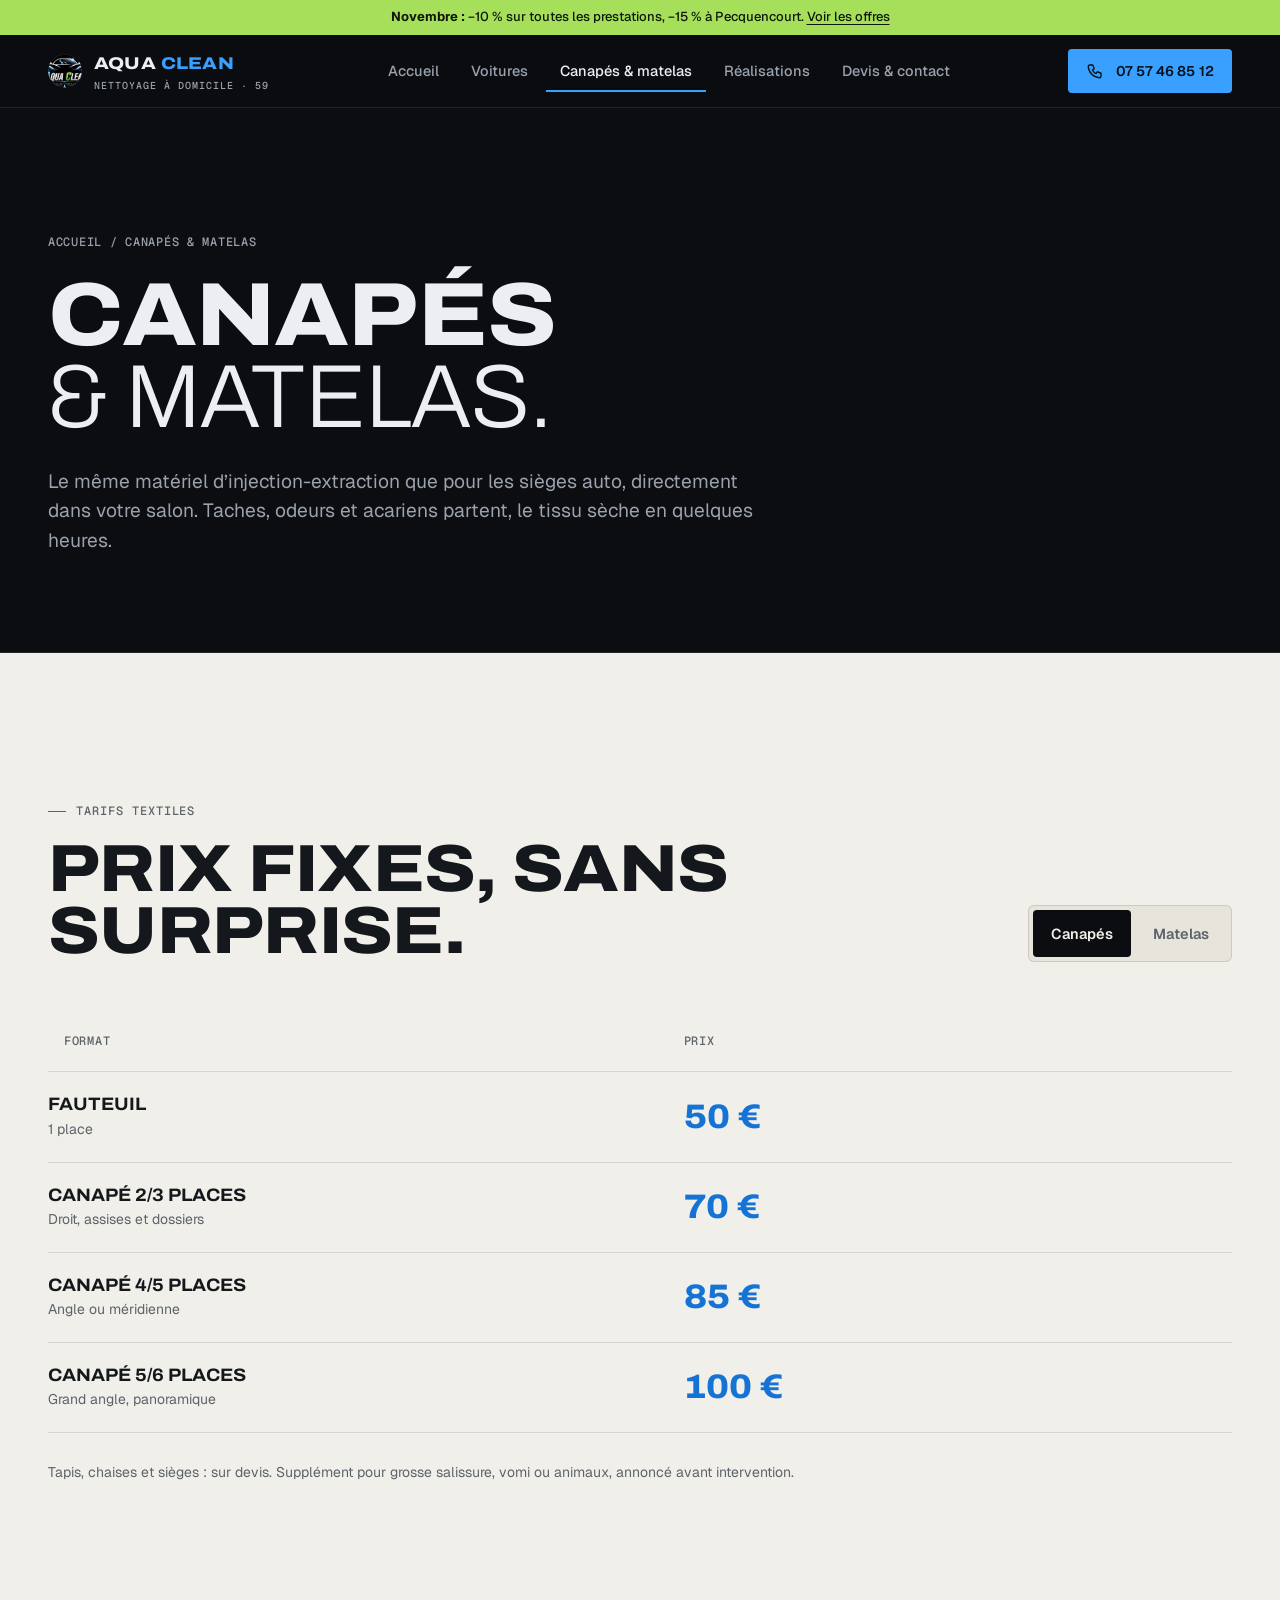
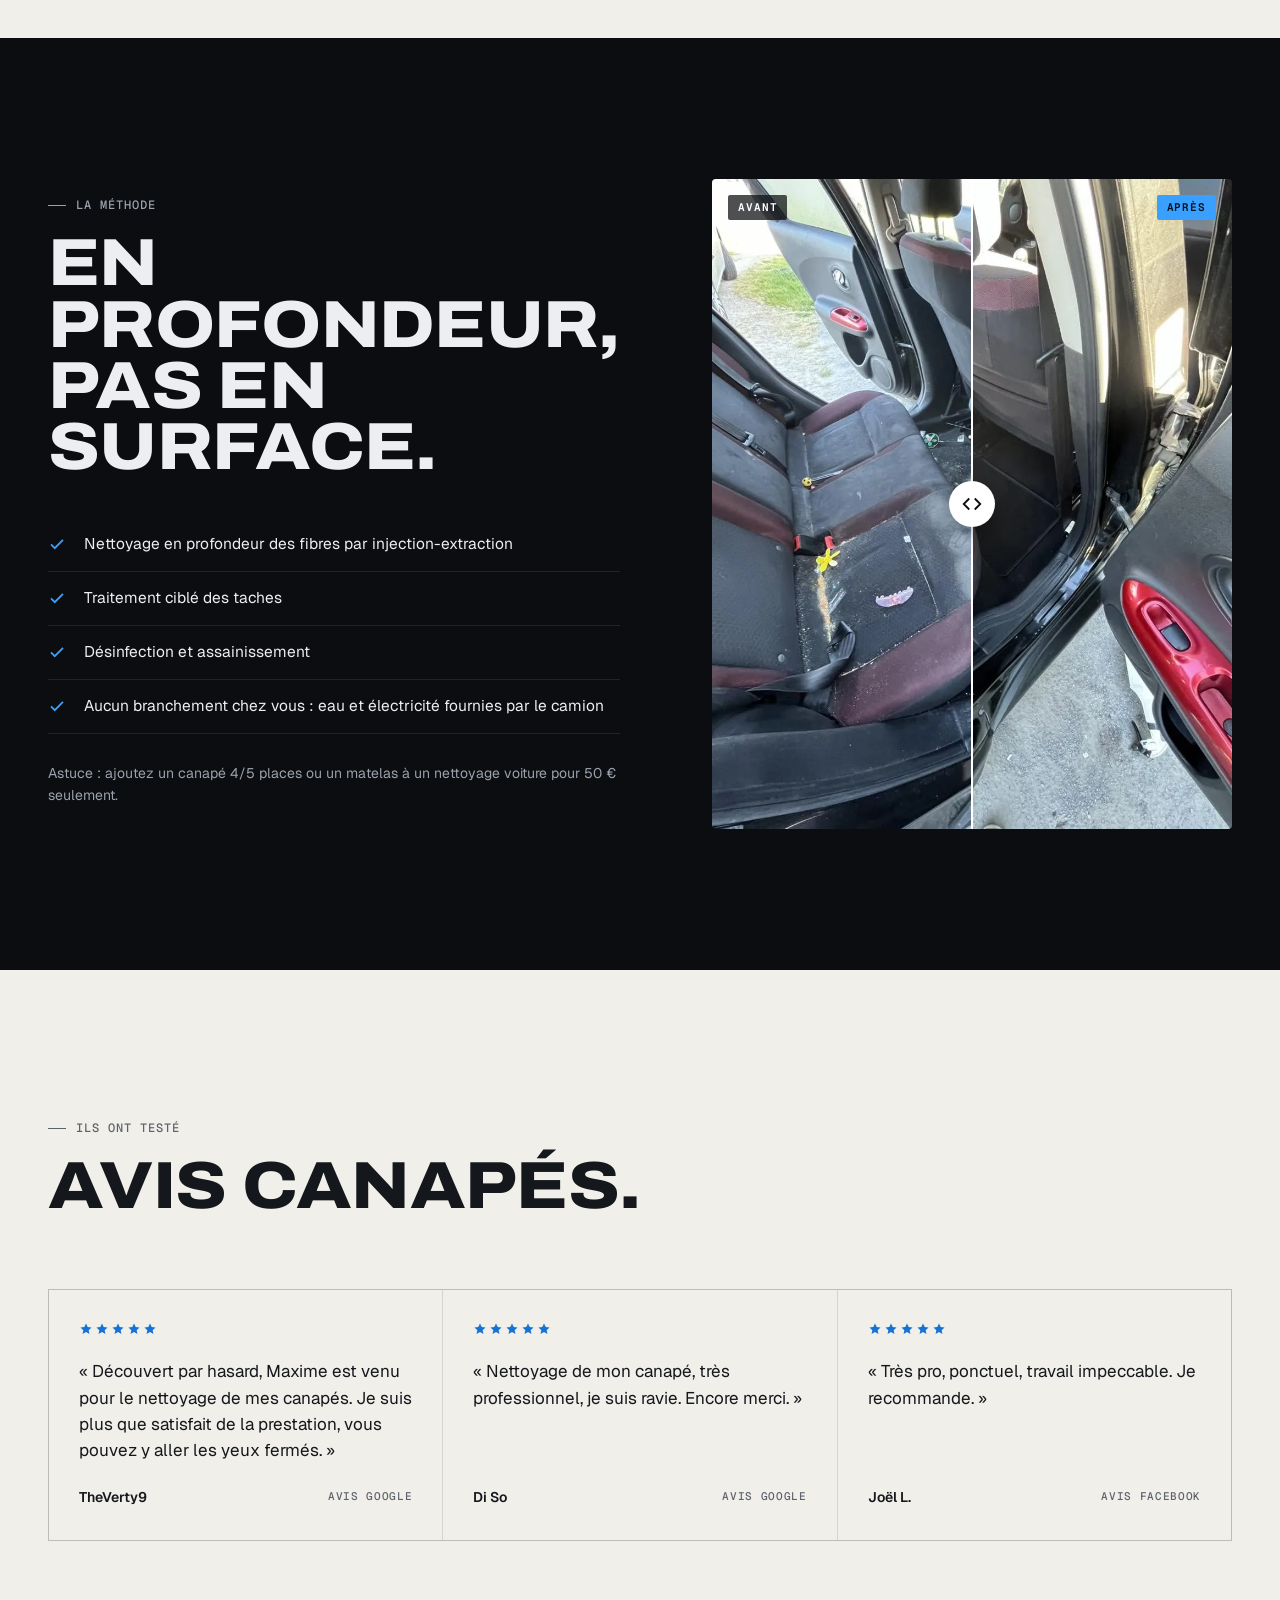
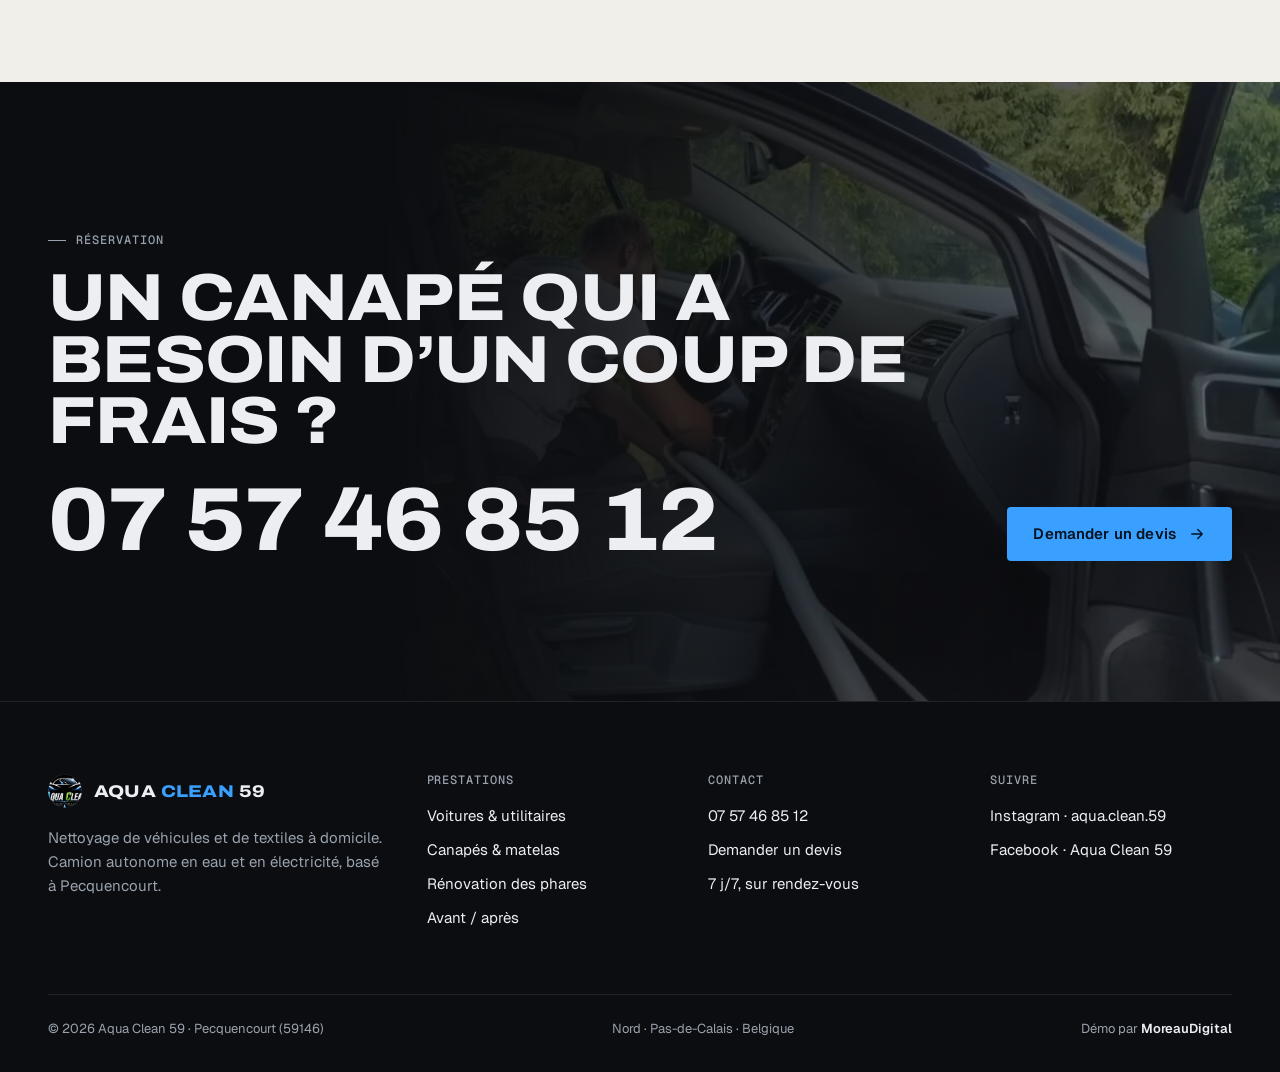
<file: site/textiles.html>
<!doctype html>
<html lang="fr">
<head>
<meta charset="utf-8">
<meta name="viewport" content="width=device-width, initial-scale=1, viewport-fit=cover">
<title>Nettoyage canapé et matelas à domicile · Aqua Clean 59</title>
<meta name="description" content="Nettoyage de canapés dès 50 € et de matelas dès 35 € à domicile autour de Pecquencourt (59). Injection-extraction, désinfection, détachage.">
<meta name="theme-color" content="#0b0d10">
<meta property="og:title" content="Nettoyage canapé et matelas à domicile · Aqua Clean 59">
<meta property="og:description" content="Nettoyage de canapés dès 50 € et de matelas dès 35 € à domicile autour de Pecquencourt (59). Injection-extraction, désinfection, détachage.">
<meta property="og:image" content="assets/video/poster.jpg">
<link rel="icon" href="assets/img/favicon.png">
<link rel="preconnect" href="https://fonts.googleapis.com">
<link rel="preconnect" href="https://fonts.gstatic.com" crossorigin>
<link href="https://fonts.googleapis.com/css2?family=Archivo:wdth,wght@62..125,300..900&family=Geist:wght@400;500;600;700&family=Geist+Mono:wght@500&display=swap" rel="stylesheet">
<link rel="stylesheet" href="assets/style.css?v=202611061730">
</head>
<body>
<div class="promo-bar"><strong>Novembre :</strong> −10 % sur toutes les prestations, −15 % à Pecquencourt. <a href="voitures.html#offres">Voir les offres</a></div>
<header class="site-header">
  <nav class="nav wrap" aria-label="Navigation principale">
    <a class="brand" href="index.html" aria-label="Aqua Clean 59, accueil">
      <span class="brand-mark" aria-hidden="true"></span>
      <span><span class="brand-name">Aqua <span>Clean</span></span><span class="brand-sub">Nettoyage à domicile · 59</span></span>
    </a>
    <ul class="nav-links"><li><a href="index.html">Accueil</a></li><li><a href="voitures.html">Voitures</a></li><li><a href="textiles.html" aria-current="page">Canapés & matelas</a></li><li><a href="realisations.html">Réalisations</a></li><li><a href="contact.html">Devis & contact</a></li></ul>
    <a class="btn btn-primary nav-cta" href="tel:+33757468512"><svg viewBox="0 0 24 24" fill="none" stroke="currentColor" stroke-width="1.8" stroke-linecap="round" stroke-linejoin="round" aria-hidden="true"><path d="M5 4h4l2 5-2.5 1.5a11 11 0 0 0 5 5L15 13l5 2v4a2 2 0 0 1-2 2A16 16 0 0 1 3 6a2 2 0 0 1 2-2"/></svg>07 57 46 85 12</a>
    <button class="nav-toggle" aria-label="Menu" aria-expanded="false"><span></span><span></span><span></span></button>
  </nav>
</header>
<main>

<section class="page-hero">
  <div class="wrap">
    <div class="crumbs"><a href="index.html">Accueil</a> / Canapés &amp; matelas</div>
    <h1 class="display h1">Canapés<br><span class="thin">&amp; matelas.</span></h1>
    <p class="lead">Le même matériel d’injection-extraction que pour les sièges auto, directement dans votre salon. Taches, odeurs et acariens partent, le tissu sèche en quelques heures.</p>
  </div>
</section>

<section class="section paper">
  <div class="wrap">
    <div class="section-head reveal">
      <div><span class="label">Tarifs textiles</span><h2 class="display h2">Prix fixes, sans surprise.</h2></div>
      <div class="seg" role="tablist" data-tabs="tex">
        <button role="tab" aria-selected="true" aria-controls="p-canapes">Canapés</button>
        <button role="tab" aria-selected="false" aria-controls="p-matelas">Matelas</button>
      </div>
    </div>
    <div id="p-canapes" data-panel-group="tex" role="tabpanel">
      <table class="price-table">
        <thead><tr><th>Format</th><th>Prix</th><th></th><th></th></tr></thead>
        <tbody>
          <tr><th scope="row">Fauteuil<small>1 place</small></th><td class="hl">50 €</td><td></td><td></td></tr>
          <tr><th scope="row">Canapé 2/3 places<small>Droit, assises et dossiers</small></th><td class="hl">70 €</td><td></td><td></td></tr>
          <tr><th scope="row">Canapé 4/5 places<small>Angle ou méridienne</small></th><td class="hl">85 €</td><td></td><td></td></tr>
          <tr><th scope="row">Canapé 5/6 places<small>Grand angle, panoramique</small></th><td class="hl">100 €</td><td></td><td></td></tr>
        </tbody>
      </table>
    </div>
    <div id="p-matelas" data-panel-group="tex" role="tabpanel" hidden>
      <table class="price-table">
        <thead><tr><th>Format · recto / verso</th><th>Prix</th><th></th><th></th></tr></thead>
        <tbody>
          <tr><th scope="row">Matelas bébé<small>Lit à barreaux</small></th><td class="hl">35 €</td><td></td><td></td></tr>
          <tr><th scope="row">1 place<small>90 × 190 / 90 × 200</small></th><td class="hl">50 €</td><td></td><td></td></tr>
          <tr><th scope="row">2 places, standard<small>140 × 190</small></th><td class="hl">75 €</td><td></td><td></td></tr>
          <tr><th scope="row">2 places, grande taille<small>160 × 200 / 180 × 200</small></th><td class="hl">90 €</td><td></td><td></td></tr>
        </tbody>
      </table>
    </div>
    <p class="note">Tapis, chaises et sièges&nbsp;: sur devis. Supplément pour grosse salissure, vomi ou animaux, annoncé avant intervention.</p>
  </div>
</section>

<section class="section">
  <div class="wrap split">
    <div class="reveal">
      <span class="label">La méthode</span>
      <h2 class="display h2 mt-s">En profondeur, pas en surface.</h2>
      <ul class="check-list mt-m">
        <li>Nettoyage en profondeur des fibres par injection-extraction</li>
        <li>Traitement ciblé des taches</li>
        <li>Désinfection et assainissement</li>
        <li>Aucun branchement chez vous&nbsp;: eau et électricité fournies par le camion</li>
      </ul>
      <p class="note">Astuce&nbsp;: ajoutez un canapé 4/5 places ou un matelas à un nettoyage voiture pour 50&nbsp;€ seulement.</p>
    </div>
    <div class="split-media reveal">
      <div class="ba">
  <img class="ba-after" src="assets/img/arriere-apres.webp" alt="Même banquette après nettoyage" loading="lazy">
  <img class="ba-before" src="assets/img/arriere-avant.webp" alt="Banquette arrière jonchée de déchets et de miettes" loading="lazy">
  <span class="ba-handle"></span>
  <span class="ba-tag l">Avant</span><span class="ba-tag r">Après</span>
  <input type="range" min="0" max="100" value="50" aria-label="Comparer avant et après">
</div>
    </div>
  </div>
</section>

<section class="section paper">
  <div class="wrap">
    <div class="section-head reveal"><div><span class="label">Ils ont testé</span><h2 class="display h2">Avis canapés.</h2></div></div>
    <div class="reviews reveal">
      <figure class="review"><span class="stars" aria-label="5 étoiles sur 5"><svg viewBox="0 0 24 24" fill="currentColor" aria-hidden="true"><path d="M12 2.5l2.9 6.1 6.6.8-4.9 4.6 1.3 6.6L12 17.3l-5.9 3.3 1.3-6.6L2.5 9.4l6.6-.8z"/></svg><svg viewBox="0 0 24 24" fill="currentColor" aria-hidden="true"><path d="M12 2.5l2.9 6.1 6.6.8-4.9 4.6 1.3 6.6L12 17.3l-5.9 3.3 1.3-6.6L2.5 9.4l6.6-.8z"/></svg><svg viewBox="0 0 24 24" fill="currentColor" aria-hidden="true"><path d="M12 2.5l2.9 6.1 6.6.8-4.9 4.6 1.3 6.6L12 17.3l-5.9 3.3 1.3-6.6L2.5 9.4l6.6-.8z"/></svg><svg viewBox="0 0 24 24" fill="currentColor" aria-hidden="true"><path d="M12 2.5l2.9 6.1 6.6.8-4.9 4.6 1.3 6.6L12 17.3l-5.9 3.3 1.3-6.6L2.5 9.4l6.6-.8z"/></svg><svg viewBox="0 0 24 24" fill="currentColor" aria-hidden="true"><path d="M12 2.5l2.9 6.1 6.6.8-4.9 4.6 1.3 6.6L12 17.3l-5.9 3.3 1.3-6.6L2.5 9.4l6.6-.8z"/></svg></span><blockquote>« Découvert par hasard, Maxime est venu pour le nettoyage de mes canapés. Je suis plus que satisfait de la prestation, vous pouvez y aller les yeux fermés. »</blockquote><figcaption><b>TheVerty9</b><small>Avis Google</small></figcaption></figure>
      <figure class="review"><span class="stars" aria-label="5 étoiles sur 5"><svg viewBox="0 0 24 24" fill="currentColor" aria-hidden="true"><path d="M12 2.5l2.9 6.1 6.6.8-4.9 4.6 1.3 6.6L12 17.3l-5.9 3.3 1.3-6.6L2.5 9.4l6.6-.8z"/></svg><svg viewBox="0 0 24 24" fill="currentColor" aria-hidden="true"><path d="M12 2.5l2.9 6.1 6.6.8-4.9 4.6 1.3 6.6L12 17.3l-5.9 3.3 1.3-6.6L2.5 9.4l6.6-.8z"/></svg><svg viewBox="0 0 24 24" fill="currentColor" aria-hidden="true"><path d="M12 2.5l2.9 6.1 6.6.8-4.9 4.6 1.3 6.6L12 17.3l-5.9 3.3 1.3-6.6L2.5 9.4l6.6-.8z"/></svg><svg viewBox="0 0 24 24" fill="currentColor" aria-hidden="true"><path d="M12 2.5l2.9 6.1 6.6.8-4.9 4.6 1.3 6.6L12 17.3l-5.9 3.3 1.3-6.6L2.5 9.4l6.6-.8z"/></svg><svg viewBox="0 0 24 24" fill="currentColor" aria-hidden="true"><path d="M12 2.5l2.9 6.1 6.6.8-4.9 4.6 1.3 6.6L12 17.3l-5.9 3.3 1.3-6.6L2.5 9.4l6.6-.8z"/></svg></span><blockquote>« Nettoyage de mon canapé, très professionnel, je suis ravie. Encore merci. »</blockquote><figcaption><b>Di So</b><small>Avis Google</small></figcaption></figure>
      <figure class="review"><span class="stars" aria-label="5 étoiles sur 5"><svg viewBox="0 0 24 24" fill="currentColor" aria-hidden="true"><path d="M12 2.5l2.9 6.1 6.6.8-4.9 4.6 1.3 6.6L12 17.3l-5.9 3.3 1.3-6.6L2.5 9.4l6.6-.8z"/></svg><svg viewBox="0 0 24 24" fill="currentColor" aria-hidden="true"><path d="M12 2.5l2.9 6.1 6.6.8-4.9 4.6 1.3 6.6L12 17.3l-5.9 3.3 1.3-6.6L2.5 9.4l6.6-.8z"/></svg><svg viewBox="0 0 24 24" fill="currentColor" aria-hidden="true"><path d="M12 2.5l2.9 6.1 6.6.8-4.9 4.6 1.3 6.6L12 17.3l-5.9 3.3 1.3-6.6L2.5 9.4l6.6-.8z"/></svg><svg viewBox="0 0 24 24" fill="currentColor" aria-hidden="true"><path d="M12 2.5l2.9 6.1 6.6.8-4.9 4.6 1.3 6.6L12 17.3l-5.9 3.3 1.3-6.6L2.5 9.4l6.6-.8z"/></svg><svg viewBox="0 0 24 24" fill="currentColor" aria-hidden="true"><path d="M12 2.5l2.9 6.1 6.6.8-4.9 4.6 1.3 6.6L12 17.3l-5.9 3.3 1.3-6.6L2.5 9.4l6.6-.8z"/></svg></span><blockquote>« Très pro, ponctuel, travail impeccable. Je recommande. »</blockquote><figcaption><b>Joël L.</b><small>Avis Facebook</small></figcaption></figure>
    </div>
  </div>
</section>

<section class="section cta-band">
  <div class="wrap cta-inner reveal">
    <div>
      <span class="label">Réservation</span>
      <h2 class="display h2 mt-s">Un canapé qui a besoin d’un coup de frais&nbsp;?</h2>
      <a class="phone-big" href="tel:+33757468512">07 57 46 85 12</a>
    </div>
    <div class="hero-actions">
      <a class="btn btn-primary" href="contact.html">Demander un devis <svg viewBox="0 0 24 24" fill="none" stroke="currentColor" stroke-width="1.8" stroke-linecap="round" stroke-linejoin="round" aria-hidden="true"><path d="M5 12h14M13 6l6 6-6 6"/></svg></a>
    </div>
  </div>
</section>

</main>
<footer class="site-footer">
  <div class="wrap">
    <div class="footer-grid">
      <div class="footer-brand">
        <a class="brand" href="index.html"><span class="brand-mark" aria-hidden="true"></span><span class="brand-name">Aqua <span>Clean</span> 59</span></a>
        <p>Nettoyage de véhicules et de textiles à domicile. Camion autonome en eau et en électricité, basé à Pecquencourt.</p>
      </div>
      <div><h4>Prestations</h4><ul>
        <li><a href="voitures.html">Voitures &amp; utilitaires</a></li>
        <li><a href="textiles.html">Canapés &amp; matelas</a></li>
        <li><a href="voitures.html#options">Rénovation des phares</a></li>
        <li><a href="realisations.html">Avant / après</a></li>
      </ul></div>
      <div><h4>Contact</h4><ul>
        <li><a href="tel:+33757468512">07 57 46 85 12</a></li>
        <li><a href="contact.html">Demander un devis</a></li>
        <li>7 j/7, sur rendez-vous</li>
      </ul></div>
      <div><h4>Suivre</h4><ul>
        <li><a href="https://www.instagram.com/aqua.clean.59/" target="_blank" rel="noopener">Instagram · aqua.clean.59</a></li>
        <li><a href="https://www.facebook.com/search/top?q=Aqua%20Clean%2059" target="_blank" rel="noopener">Facebook · Aqua Clean 59</a></li>
      </ul></div>
    </div>
    <div class="footer-legal"><span>© <span data-year>2026</span> Aqua Clean 59 · Pecquencourt (59146)</span><span>Nord · Pas-de-Calais · Belgique</span><a class="credit" href="https://moreaudigital.fr" target="_blank" rel="noopener">Démo par <b>MoreauDigital</b></a></div>
  </div>
</footer>
<div class="callbar">
  <a class="btn btn-primary" href="tel:+33757468512"><svg viewBox="0 0 24 24" fill="none" stroke="currentColor" stroke-width="1.8" stroke-linecap="round" stroke-linejoin="round" aria-hidden="true"><path d="M5 4h4l2 5-2.5 1.5a11 11 0 0 0 5 5L15 13l5 2v4a2 2 0 0 1-2 2A16 16 0 0 1 3 6a2 2 0 0 1 2-2"/></svg>Appeler</a>
  <a class="btn btn-ghost" href="contact.html"><svg viewBox="0 0 24 24" fill="none" stroke="currentColor" stroke-width="1.8" stroke-linecap="round" stroke-linejoin="round" aria-hidden="true"><path d="M4 5h16v11H8l-4 4z"/></svg>Devis</a>
</div>
<script src="assets/main.js?v=202611061730" defer></script>
</body>
</html>
</file>
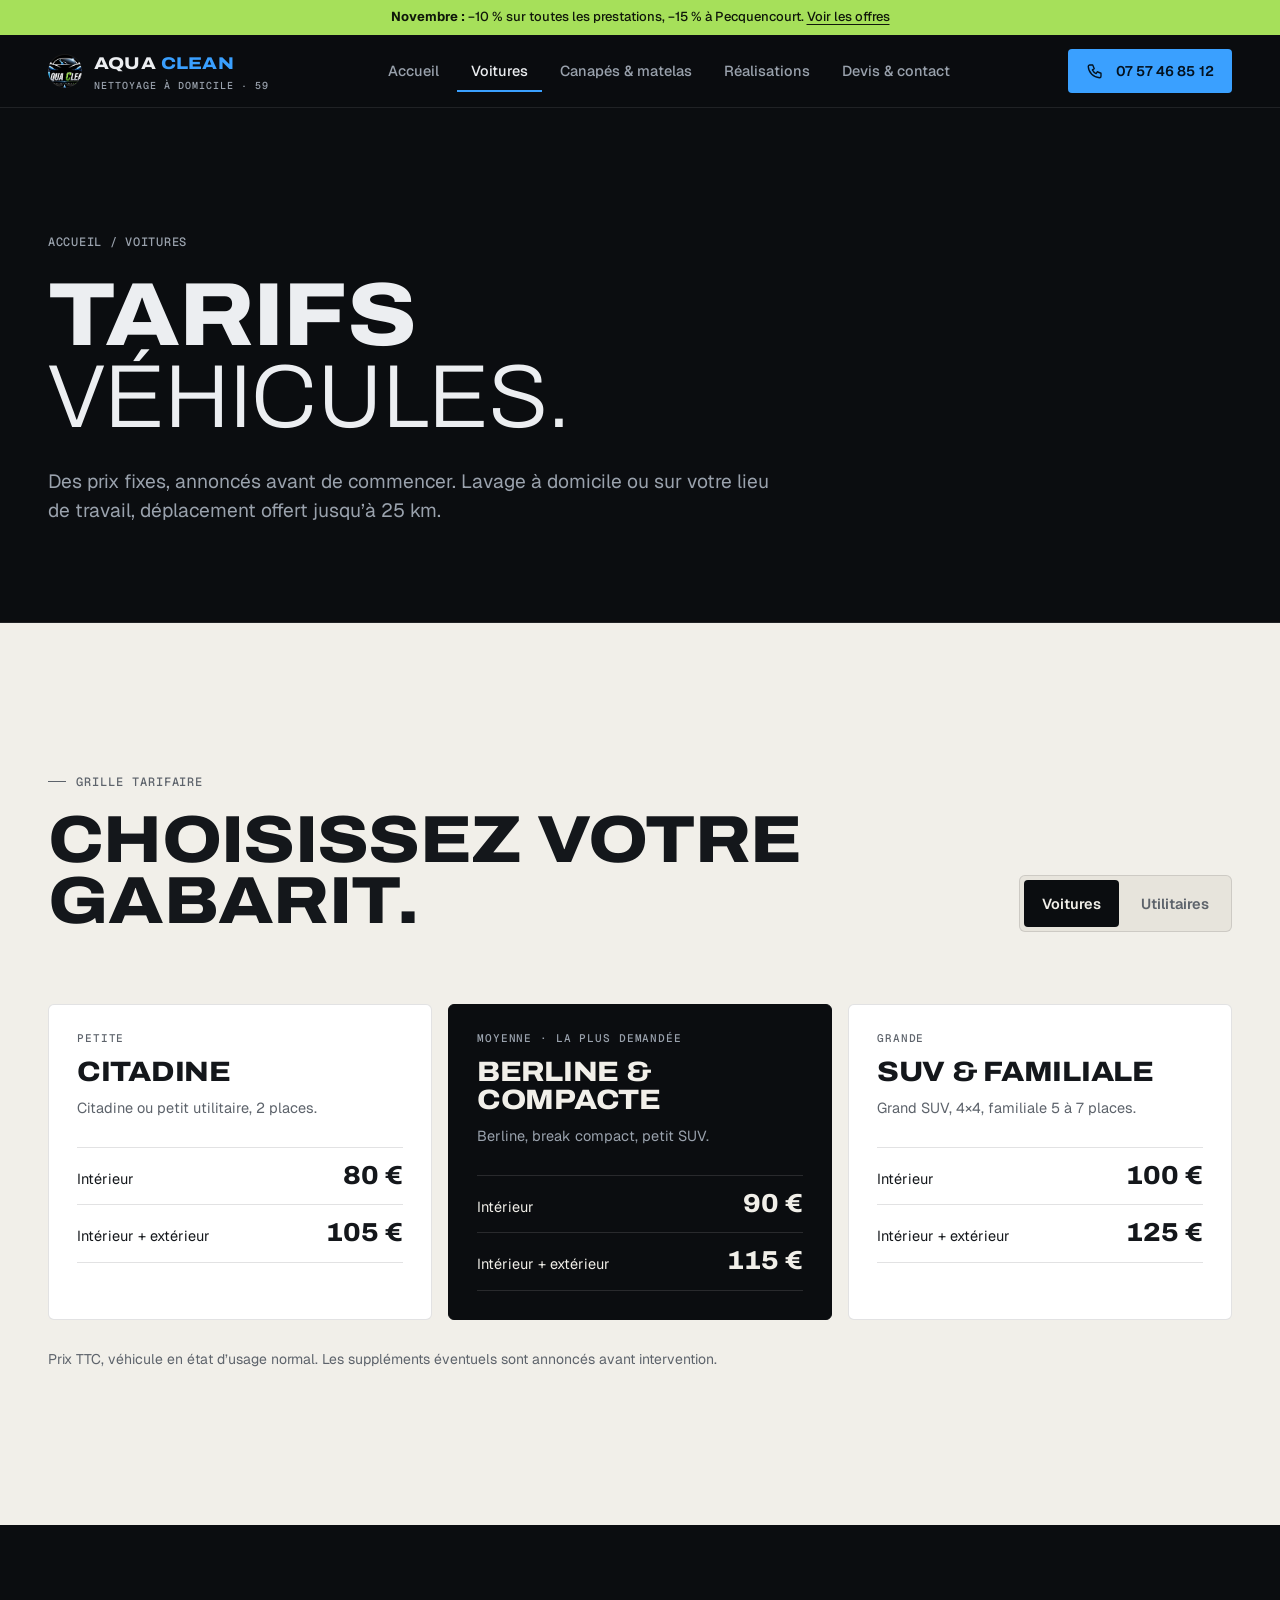
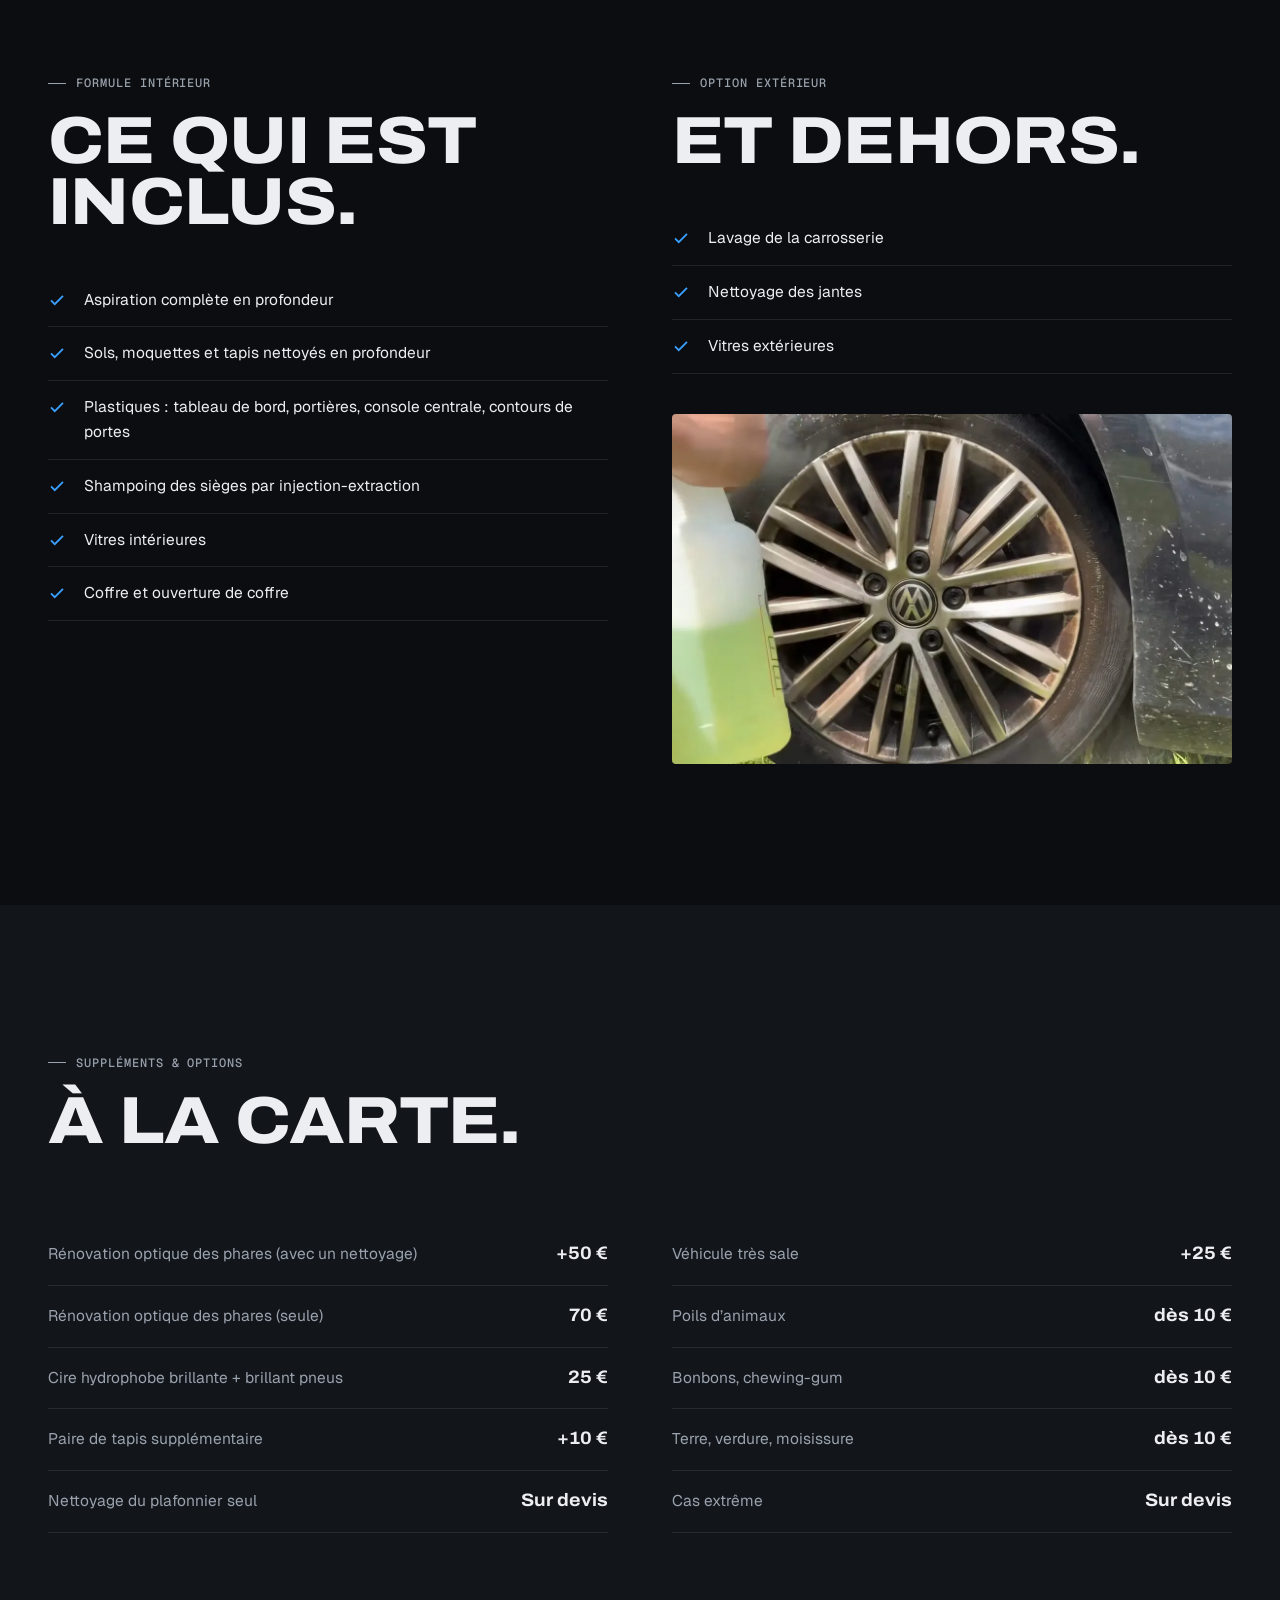
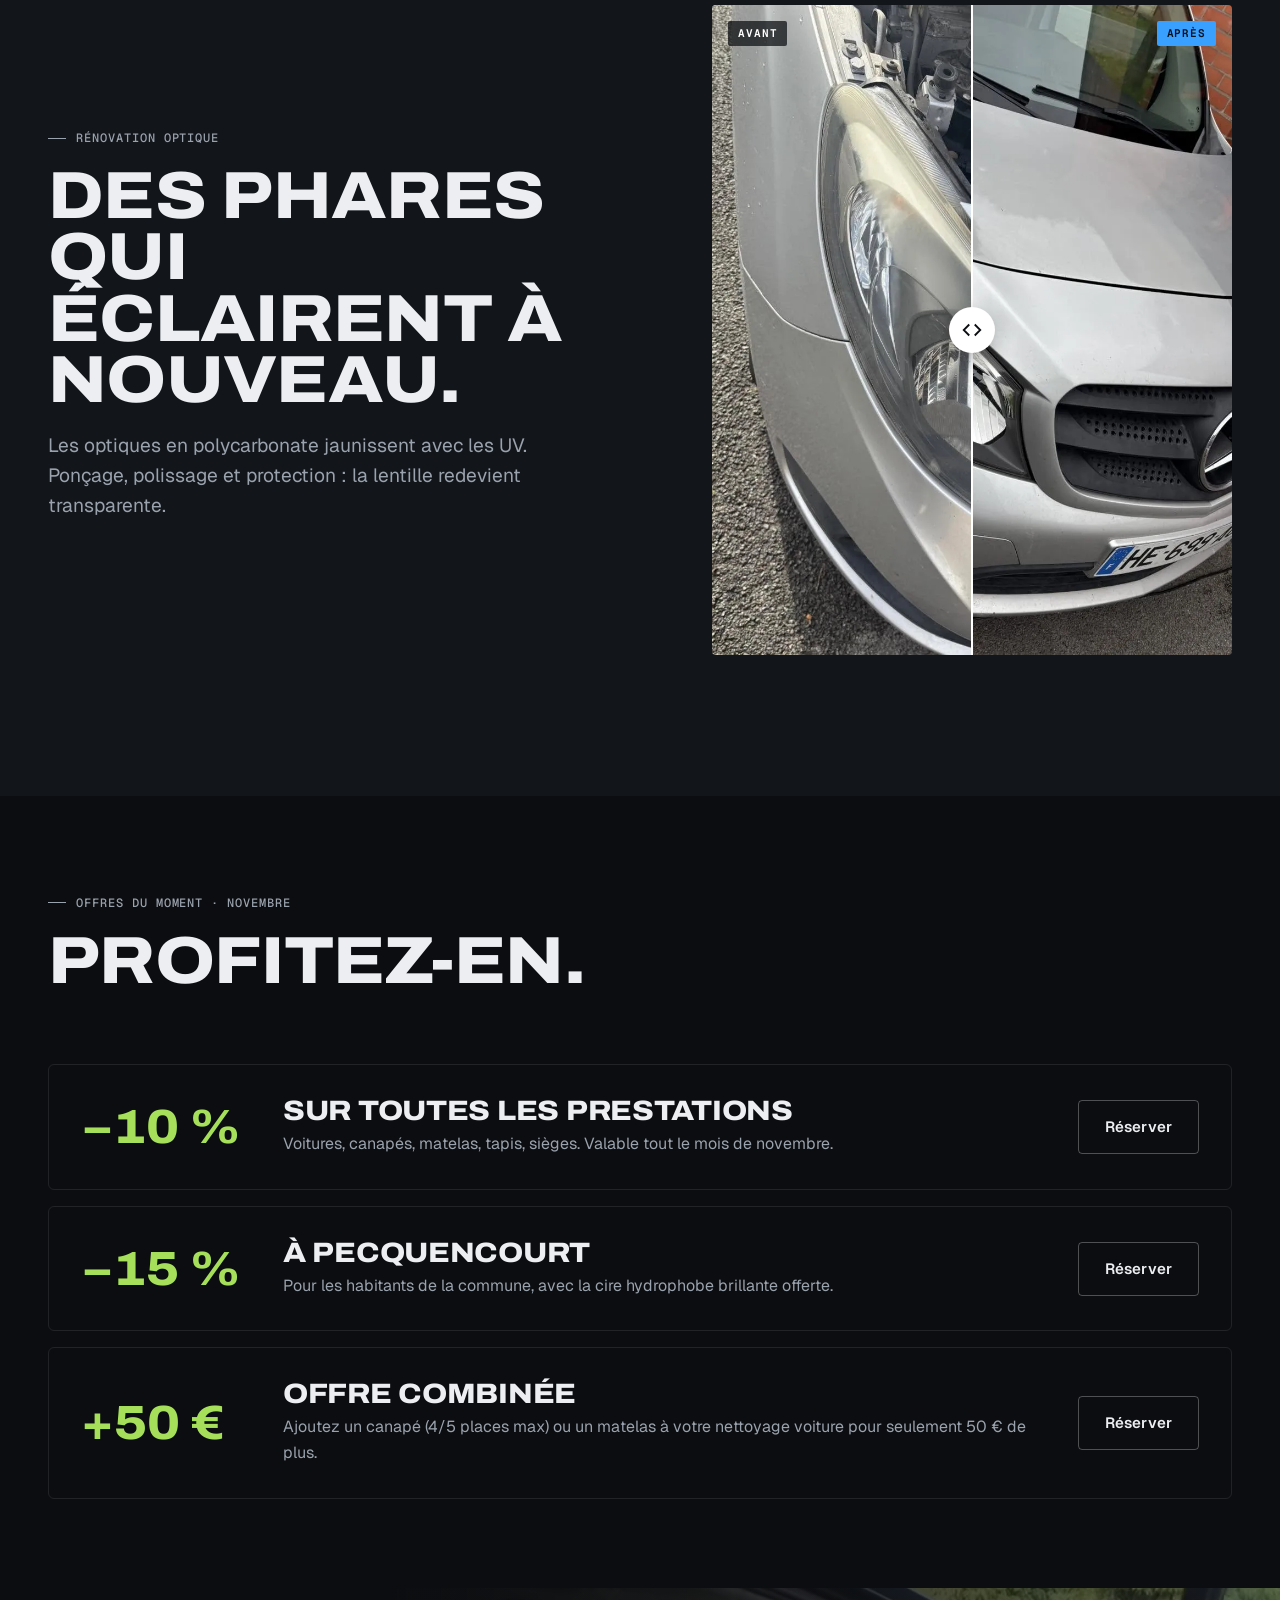
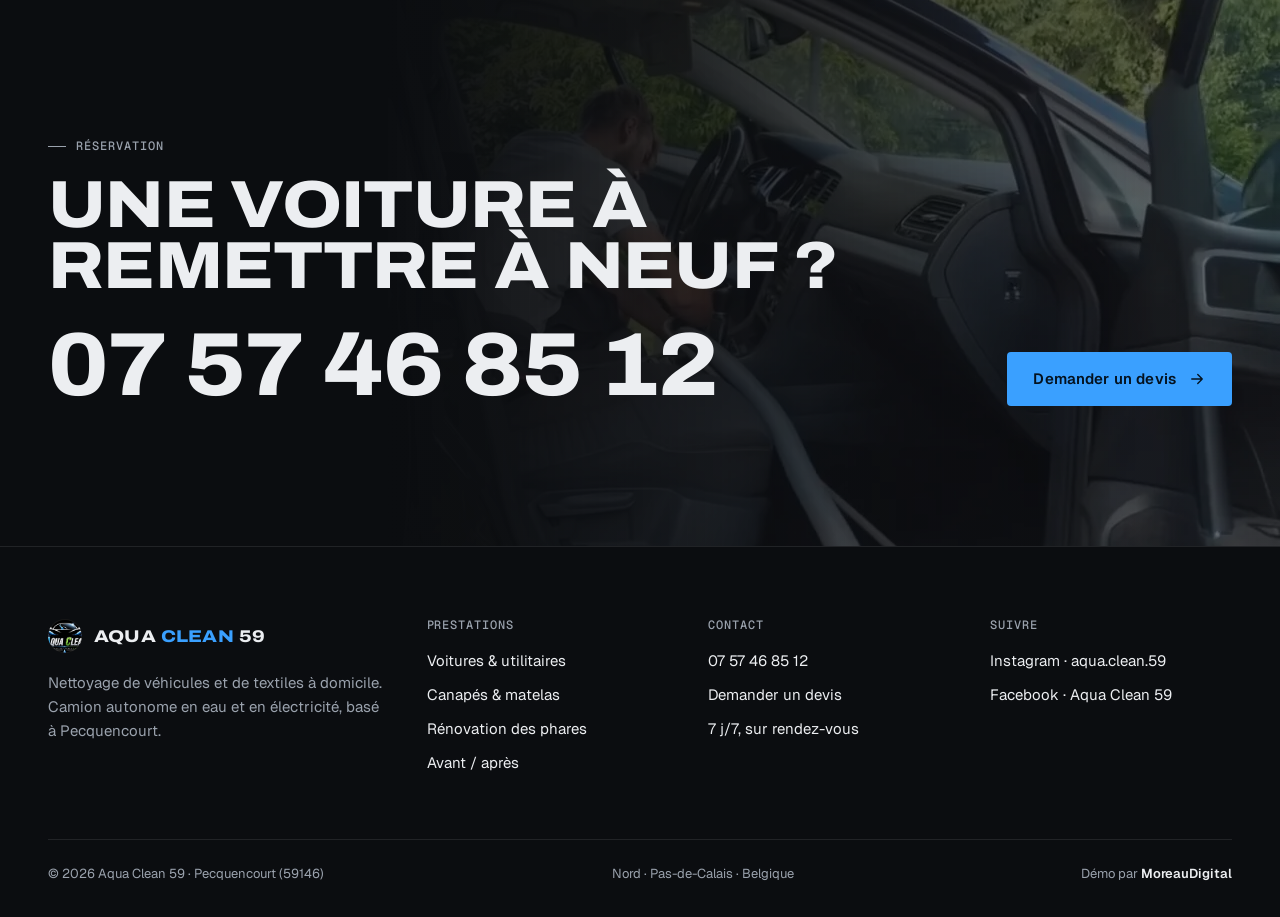
<file: site/voitures.html>
<!doctype html>
<html lang="fr">
<head>
<meta charset="utf-8">
<meta name="viewport" content="width=device-width, initial-scale=1, viewport-fit=cover">
<title>Tarifs nettoyage voiture à domicile · Aqua Clean 59</title>
<meta name="description" content="Nettoyage intérieur dès 80 €, intérieur + extérieur dès 105 €. Utilitaires, rénovation des phares, options. Déplacement gratuit jusqu’à 25 km autour de Pecquencourt.">
<meta name="theme-color" content="#0b0d10">
<meta property="og:title" content="Tarifs nettoyage voiture à domicile · Aqua Clean 59">
<meta property="og:description" content="Nettoyage intérieur dès 80 €, intérieur + extérieur dès 105 €. Utilitaires, rénovation des phares, options. Déplacement gratuit jusqu’à 25 km autour de Pecquencourt.">
<meta property="og:image" content="assets/video/poster.jpg">
<link rel="icon" href="assets/img/favicon.png">
<link rel="preconnect" href="https://fonts.googleapis.com">
<link rel="preconnect" href="https://fonts.gstatic.com" crossorigin>
<link href="https://fonts.googleapis.com/css2?family=Archivo:wdth,wght@62..125,300..900&family=Geist:wght@400;500;600;700&family=Geist+Mono:wght@500&display=swap" rel="stylesheet">
<link rel="stylesheet" href="assets/style.css?v=202611061730">
</head>
<body>
<div class="promo-bar"><strong>Novembre :</strong> −10 % sur toutes les prestations, −15 % à Pecquencourt. <a href="voitures.html#offres">Voir les offres</a></div>
<header class="site-header">
  <nav class="nav wrap" aria-label="Navigation principale">
    <a class="brand" href="index.html" aria-label="Aqua Clean 59, accueil">
      <span class="brand-mark" aria-hidden="true"></span>
      <span><span class="brand-name">Aqua <span>Clean</span></span><span class="brand-sub">Nettoyage à domicile · 59</span></span>
    </a>
    <ul class="nav-links"><li><a href="index.html">Accueil</a></li><li><a href="voitures.html" aria-current="page">Voitures</a></li><li><a href="textiles.html">Canapés & matelas</a></li><li><a href="realisations.html">Réalisations</a></li><li><a href="contact.html">Devis & contact</a></li></ul>
    <a class="btn btn-primary nav-cta" href="tel:+33757468512"><svg viewBox="0 0 24 24" fill="none" stroke="currentColor" stroke-width="1.8" stroke-linecap="round" stroke-linejoin="round" aria-hidden="true"><path d="M5 4h4l2 5-2.5 1.5a11 11 0 0 0 5 5L15 13l5 2v4a2 2 0 0 1-2 2A16 16 0 0 1 3 6a2 2 0 0 1 2-2"/></svg>07 57 46 85 12</a>
    <button class="nav-toggle" aria-label="Menu" aria-expanded="false"><span></span><span></span><span></span></button>
  </nav>
</header>
<main>

<section class="page-hero">
  <div class="wrap">
    <div class="crumbs"><a href="index.html">Accueil</a> / Voitures</div>
    <h1 class="display h1">Tarifs<br><span class="thin">véhicules.</span></h1>
    <p class="lead">Des prix fixes, annoncés avant de commencer. Lavage à domicile ou sur votre lieu de travail, déplacement offert jusqu’à 25&nbsp;km.</p>
  </div>
</section>

<section class="section paper">
  <div class="wrap">
    <div class="section-head reveal">
      <div><span class="label">Grille tarifaire</span><h2 class="display h2">Choisissez votre gabarit.</h2></div>
      <div class="seg" role="tablist" data-tabs="veh">
        <button role="tab" aria-selected="true" aria-controls="p-voitures">Voitures</button>
        <button role="tab" aria-selected="false" aria-controls="p-utilitaires">Utilitaires</button>
      </div>
    </div>

    <div id="p-voitures" data-panel-group="veh" role="tabpanel" class="reveal">
      <div class="price-cards">
        <article class="pcard">
          <span class="tag">Petite</span><h3 class="display h3">Citadine</h3>
          <p>Citadine ou petit utilitaire, 2 places.</p>
          <div class="rows"><div class="row"><span>Intérieur</span><strong>80 €</strong></div><div class="row"><span>Intérieur + extérieur</span><strong>105 €</strong></div></div>
        </article>
        <article class="pcard featured">
          <span class="tag">Moyenne · la plus demandée</span><h3 class="display h3">Berline &amp; compacte</h3>
          <p>Berline, break compact, petit SUV.</p>
          <div class="rows"><div class="row"><span>Intérieur</span><strong>90 €</strong></div><div class="row"><span>Intérieur + extérieur</span><strong>115 €</strong></div></div>
        </article>
        <article class="pcard">
          <span class="tag">Grande</span><h3 class="display h3">SUV &amp; familiale</h3>
          <p>Grand SUV, 4×4, familiale 5 à 7 places.</p>
          <div class="rows"><div class="row"><span>Intérieur</span><strong>100 €</strong></div><div class="row"><span>Intérieur + extérieur</span><strong>125 €</strong></div></div>
        </article>
      </div>
    </div>

    <div id="p-utilitaires" data-panel-group="veh" role="tabpanel" hidden>
      <table class="price-table">
        <thead><tr><th>Volume</th><th>Intérieur</th><th>Int. + extérieur</th><th>&nbsp;</th></tr></thead>
        <tbody>
          <tr><th scope="row">Utilitaire 6 m³<small>Kangoo, Berlingo, Caddy…</small></th><td>80 €</td><td>120 €</td><td></td></tr>
          <tr><th scope="row">Utilitaire 11 m³<small>Trafic, Vivaro, Vito…</small></th><td>90 €</td><td>140 €</td><td></td></tr>
          <tr><th scope="row">Utilitaire 14 m³<small>Master, Boxer, Sprinter…</small></th><td>100 €</td><td>160 €</td><td></td></tr>
          <tr><th scope="row">Poids lourd, camping-car, agricole<small>Selon l’état et le volume</small></th><td colspan="2" style="font-size:22px">Sur devis</td><td></td></tr>
        </tbody>
      </table>
    </div>
    <p class="note">Prix TTC, véhicule en état d’usage normal. Les suppléments éventuels sont annoncés avant intervention.</p>
  </div>
</section>

<section class="section">
  <div class="wrap two-col">
    <div class="reveal">
      <span class="label">Formule intérieur</span>
      <h2 class="display h2 mt-s">Ce qui est inclus.</h2>
      <ul class="check-list mt-m">
        <li>Aspiration complète en profondeur</li>
        <li>Sols, moquettes et tapis nettoyés en profondeur</li>
        <li>Plastiques&nbsp;: tableau de bord, portières, console centrale, contours de portes</li>
        <li>Shampoing des sièges par injection-extraction</li>
        <li>Vitres intérieures</li>
        <li>Coffre et ouverture de coffre</li>
      </ul>
    </div>
    <div class="reveal">
      <span class="label">Option extérieur</span>
      <h2 class="display h2 mt-s">Et dehors.</h2>
      <ul class="check-list mt-m">
        <li>Lavage de la carrosserie</li>
        <li>Nettoyage des jantes</li>
        <li>Vitres extérieures</li>
      </ul>
      <img class="mt-m" src="assets/img/jante.webp" alt="Nettoyage d’une jante au dégraissant" loading="lazy" style="border-radius:4px;aspect-ratio:16/10;object-fit:cover;width:100%">
    </div>
  </div>
</section>

<section class="section ink-2" id="options">
  <div class="wrap">
    <div class="section-head reveal">
      <div><span class="label">Suppléments &amp; options</span><h2 class="display h2">À la carte.</h2></div>
    </div>
    <div class="extras reveal">
      <div>
        <div class="extra"><span>Rénovation optique des phares (avec un nettoyage)</span><b>+50 €</b></div>
        <div class="extra"><span>Rénovation optique des phares (seule)</span><b>70 €</b></div>
        <div class="extra"><span>Cire hydrophobe brillante + brillant pneus</span><b>25 €</b></div>
        <div class="extra"><span>Paire de tapis supplémentaire</span><b>+10 €</b></div>
        <div class="extra"><span>Nettoyage du plafonnier seul</span><b>Sur devis</b></div>
      </div>
      <div>
        <div class="extra"><span>Véhicule très sale</span><b>+25 €</b></div>
        <div class="extra"><span>Poils d’animaux</span><b>dès 10 €</b></div>
        <div class="extra"><span>Bonbons, chewing-gum</span><b>dès 10 €</b></div>
        <div class="extra"><span>Terre, verdure, moisissure</span><b>dès 10 €</b></div>
        <div class="extra"><span>Cas extrême</span><b>Sur devis</b></div>
      </div>
    </div>
    <div class="split mt-l">
      <div class="reveal">
        <span class="label">Rénovation optique</span>
        <h3 class="display h2 mt-s">Des phares qui éclairent à nouveau.</h3>
        <p class="lead mt-s">Les optiques en polycarbonate jaunissent avec les UV. Ponçage, polissage et protection&nbsp;: la lentille redevient transparente.</p>
      </div>
      <div class="split-media reveal"><div class="ba">
  <img class="ba-after" src="assets/img/phare-apres.webp" alt="Phare rénové et transparent" loading="lazy">
  <img class="ba-before" src="assets/img/phare-avant.webp" alt="Phare terne avant rénovation" loading="lazy">
  <span class="ba-handle"></span>
  <span class="ba-tag l">Avant</span><span class="ba-tag r">Après</span>
  <input type="range" min="0" max="100" value="50" aria-label="Comparer avant et après">
</div></div>
    </div>
  </div>
</section>

<section class="section-tight" id="offres">
  <div class="wrap">
    <div class="section-head reveal"><div><span class="label">Offres du moment · novembre</span><h2 class="display h2">Profitez-en.</h2></div></div>
    <div class="reveal" style="display:grid;gap:16px">
      <div class="offer"><span class="offer-badge">−10 %</span><div><h3 class="display h3">Sur toutes les prestations</h3><p>Voitures, canapés, matelas, tapis, sièges. Valable tout le mois de novembre.</p></div><a class="btn btn-ghost" href="contact.html">Réserver</a></div>
      <div class="offer"><span class="offer-badge">−15 %</span><div><h3 class="display h3">À Pecquencourt</h3><p>Pour les habitants de la commune, avec la cire hydrophobe brillante offerte.</p></div><a class="btn btn-ghost" href="contact.html">Réserver</a></div>
      <div class="offer"><span class="offer-badge">+50 €</span><div><h3 class="display h3">Offre combinée</h3><p>Ajoutez un canapé (4/5 places max) ou un matelas à votre nettoyage voiture pour seulement 50&nbsp;€ de plus.</p></div><a class="btn btn-ghost" href="contact.html">Réserver</a></div>
    </div>
  </div>
</section>

<section class="section cta-band">
  <div class="wrap cta-inner reveal">
    <div>
      <span class="label">Réservation</span>
      <h2 class="display h2 mt-s">Une voiture à remettre à neuf&nbsp;?</h2>
      <a class="phone-big" href="tel:+33757468512">07 57 46 85 12</a>
    </div>
    <div class="hero-actions">
      <a class="btn btn-primary" href="contact.html">Demander un devis <svg viewBox="0 0 24 24" fill="none" stroke="currentColor" stroke-width="1.8" stroke-linecap="round" stroke-linejoin="round" aria-hidden="true"><path d="M5 12h14M13 6l6 6-6 6"/></svg></a>
    </div>
  </div>
</section>

</main>
<footer class="site-footer">
  <div class="wrap">
    <div class="footer-grid">
      <div class="footer-brand">
        <a class="brand" href="index.html"><span class="brand-mark" aria-hidden="true"></span><span class="brand-name">Aqua <span>Clean</span> 59</span></a>
        <p>Nettoyage de véhicules et de textiles à domicile. Camion autonome en eau et en électricité, basé à Pecquencourt.</p>
      </div>
      <div><h4>Prestations</h4><ul>
        <li><a href="voitures.html">Voitures &amp; utilitaires</a></li>
        <li><a href="textiles.html">Canapés &amp; matelas</a></li>
        <li><a href="voitures.html#options">Rénovation des phares</a></li>
        <li><a href="realisations.html">Avant / après</a></li>
      </ul></div>
      <div><h4>Contact</h4><ul>
        <li><a href="tel:+33757468512">07 57 46 85 12</a></li>
        <li><a href="contact.html">Demander un devis</a></li>
        <li>7 j/7, sur rendez-vous</li>
      </ul></div>
      <div><h4>Suivre</h4><ul>
        <li><a href="https://www.instagram.com/aqua.clean.59/" target="_blank" rel="noopener">Instagram · aqua.clean.59</a></li>
        <li><a href="https://www.facebook.com/search/top?q=Aqua%20Clean%2059" target="_blank" rel="noopener">Facebook · Aqua Clean 59</a></li>
      </ul></div>
    </div>
    <div class="footer-legal"><span>© <span data-year>2026</span> Aqua Clean 59 · Pecquencourt (59146)</span><span>Nord · Pas-de-Calais · Belgique</span><a class="credit" href="https://moreaudigital.fr" target="_blank" rel="noopener">Démo par <b>MoreauDigital</b></a></div>
  </div>
</footer>
<div class="callbar">
  <a class="btn btn-primary" href="tel:+33757468512"><svg viewBox="0 0 24 24" fill="none" stroke="currentColor" stroke-width="1.8" stroke-linecap="round" stroke-linejoin="round" aria-hidden="true"><path d="M5 4h4l2 5-2.5 1.5a11 11 0 0 0 5 5L15 13l5 2v4a2 2 0 0 1-2 2A16 16 0 0 1 3 6a2 2 0 0 1 2-2"/></svg>Appeler</a>
  <a class="btn btn-ghost" href="contact.html"><svg viewBox="0 0 24 24" fill="none" stroke="currentColor" stroke-width="1.8" stroke-linecap="round" stroke-linejoin="round" aria-hidden="true"><path d="M4 5h16v11H8l-4 4z"/></svg>Devis</a>
</div>
<script src="assets/main.js?v=202611061730" defer></script>
</body>
</html>
</file>
<file: site/assets/style.css>
/* ==========================================================
   Aqua Clean 59 — feuille de style
   Direction : atelier mobile, éditorial, sombre + papier.
   ========================================================== */

:root {
  --ink: #0b0d10;
  --ink-2: #12161b;
  --ink-3: #1a1f26;
  --paper: #f1efe9;
  --paper-2: #e7e4dc;
  --text: #eceef1;
  --text-dim: #9aa2ad;
  --text-ink: #14171b;
  --text-ink-dim: #5d636b;
  --line: rgba(255, 255, 255, 0.09);
  --line-ink: rgba(20, 23, 27, 0.12);
  --aqua: #3aa0ff;
  --aqua-deep: #1673d6;
  --lime: #a6e05a;

  --f-display: "Archivo", system-ui, sans-serif;
  --f-body: "Geist", system-ui, sans-serif;
  --f-mono: "Geist Mono", ui-monospace, monospace;

  --wrap: 1240px;
  --gut: clamp(20px, 4vw, 48px);
  --radius: 4px;
  --ease: cubic-bezier(0.2, 0.7, 0.1, 1);
}

*, *::before, *::after { box-sizing: border-box; }
html { -webkit-text-size-adjust: 100%; scroll-behavior: smooth; }
[id] { scroll-margin-top: 96px; }
body {
  margin: 0;
  background: var(--ink);
  color: var(--text);
  font: 400 16px/1.6 var(--f-body);
  -webkit-font-smoothing: antialiased;
  text-rendering: optimizeLegibility;
}
img, video { display: block; max-width: 100%; }
a { color: inherit; text-decoration: none; }
button { font: inherit; color: inherit; background: none; border: 0; cursor: pointer; }
::selection { background: var(--aqua); color: var(--ink); }
:focus-visible { outline: 2px solid var(--aqua); outline-offset: 3px; }

.wrap { width: min(100% - 2 * var(--gut), var(--wrap)); margin-inline: auto; }

/* ---------- typographie ---------- */
.display {
  font-family: var(--f-display);
  font-weight: 800;
  font-stretch: 112%;
  text-transform: uppercase;
  letter-spacing: -0.01em;
  line-height: 0.92;
  margin: 0;
}
.h1 { font-size: clamp(42px, 7vw, 108px); }
.hero .h1 { font-size: clamp(38px, min(7vw, 11vh), 108px); }
.h2 { font-size: clamp(34px, 5.2vw, 72px); }
.h3 { font-size: clamp(22px, 2.2vw, 28px); line-height: 1; }
.thin { font-weight: 300; font-stretch: 100%; }
.aqua { color: var(--aqua); }

.label {
  font: 500 12px/1 var(--f-mono);
  letter-spacing: 0.08em;
  text-transform: uppercase;
  color: var(--text-dim);
  display: inline-flex;
  align-items: center;
  gap: 10px;
}
.label::before {
  content: "";
  width: 18px; height: 1px;
  background: currentColor;
}
.lead { font-size: clamp(17px, 1.5vw, 20px); line-height: 1.55; color: var(--text-dim); max-width: 56ch; }
.paper .lead, .paper .label { color: var(--text-ink-dim); }

/* ---------- boutons ---------- */
.btn {
  display: inline-flex; align-items: center; gap: 12px;
  height: 54px; padding: 0 26px;
  border-radius: var(--radius);
  font: 600 15px/1 var(--f-body);
  letter-spacing: 0.01em;
  transition: background .25s var(--ease), color .25s var(--ease), border-color .25s var(--ease), transform .25s var(--ease);
  white-space: nowrap;
}
.btn svg { width: 18px; height: 18px; flex: none; }
.btn-primary { background: var(--aqua); color: #04121f; }
.btn-primary:hover { background: #fff; }
.btn-ghost { border: 1px solid rgba(255,255,255,.28); color: var(--text); }
.btn-ghost:hover { border-color: #fff; background: rgba(255,255,255,.06); }
.btn-dark { background: var(--ink); color: var(--paper); }
.btn-dark:hover { background: var(--aqua-deep); }
.arrow-link {
  display: inline-flex; align-items: center; gap: 10px;
  font-weight: 600; font-size: 15px;
  border-bottom: 1px solid currentColor; padding-bottom: 4px;
}
.arrow-link svg { width: 16px; height: 16px; transition: transform .25s var(--ease); }
.arrow-link:hover svg { transform: translateX(4px); }

/* ---------- promo ---------- */
.promo-bar {
  background: var(--lime);
  color: #10180a;
  font: 500 13px/1.3 var(--f-body);
  text-align: center;
  padding: 9px var(--gut);
}
.promo-bar strong { font-weight: 700; }
.promo-bar a { text-decoration: underline; text-underline-offset: 3px; }

/* ---------- header ---------- */
.site-header {
  position: sticky; top: 0; z-index: 50;
  background: rgba(11, 13, 16, 0.78);
  backdrop-filter: blur(14px) saturate(1.4);
  -webkit-backdrop-filter: blur(14px) saturate(1.4);
  border-bottom: 1px solid var(--line);
}
.nav { display: flex; align-items: center; justify-content: space-between; height: 72px; gap: 24px; }
.brand { display: flex; align-items: center; gap: 12px; }
.brand-mark {
  width: 34px; height: 34px; border-radius: 50%;
  background: #000 url("img/logo.webp") center / 150% no-repeat;
  border: 1px solid var(--line);
}
.brand-name { font: 800 17px/1 var(--f-display); font-stretch: 118%; text-transform: uppercase; letter-spacing: .01em; }
.brand-name span { color: var(--aqua); }
.brand-sub { display: block; white-space: nowrap; font: 500 10px/1 var(--f-mono); letter-spacing: .1em; color: var(--text-dim); margin-top: 5px; text-transform: uppercase; }

.nav-links { display: flex; gap: 4px; list-style: none; margin: 0; padding: 0; }
.nav-links a {
  display: block; padding: 10px 14px; font-size: 14.5px; font-weight: 500; color: var(--text-dim);
  border-radius: var(--radius); transition: color .2s; white-space: nowrap;
}
.nav-links a:hover, .nav-links a[aria-current="page"] { color: var(--text); }
.nav-links a[aria-current="page"] { box-shadow: inset 0 -2px 0 var(--aqua); border-radius: 0; }
.nav-cta { height: 44px; padding: 0 18px; font-size: 14px; }
.nav-toggle { display: none; width: 44px; height: 44px; position: relative; }
.nav-toggle span { position: absolute; left: 11px; right: 11px; height: 1.5px; background: var(--text); transition: transform .3s var(--ease), opacity .2s; }
.nav-toggle span:nth-child(1) { top: 16px; }
.nav-toggle span:nth-child(2) { top: 22px; }
.nav-toggle span:nth-child(3) { top: 28px; }
.nav-open .nav-toggle span:nth-child(1) { transform: translateY(6px) rotate(45deg); }
.nav-open .nav-toggle span:nth-child(2) { opacity: 0; }
.nav-open .nav-toggle span:nth-child(3) { transform: translateY(-6px) rotate(-45deg); }

@media (max-width: 1100px) {
  .nav-toggle { display: block; }
  .nav-cta { display: none; }
  .nav-links {
    position: fixed; top: 72px; left: 0; right: 0; height: calc(100dvh - 72px); overflow-y: auto;
    flex-direction: column; gap: 0;
    background: var(--ink);
    padding: 8px var(--gut) 24px;
    transform: translateY(-8px); opacity: 0; pointer-events: none;
    transition: opacity .25s var(--ease), transform .25s var(--ease);
  }
  html.nav-open { overflow: hidden; }
  .nav-open .nav-links { opacity: 1; transform: none; pointer-events: auto; }
  .nav-links a { padding: 16px 0; font-size: 22px; font-family: var(--f-display); font-weight: 700; font-stretch: 110%; text-transform: uppercase; color: var(--text); border-bottom: 1px solid var(--line); }
  .nav-links a[aria-current="page"] { box-shadow: none; color: var(--aqua); }
}

/* ---------- sections ---------- */
.section { padding: clamp(80px, 11vw, 150px) 0; position: relative; }
.section-tight { padding: clamp(56px, 7vw, 96px) 0; }
.paper { background: var(--paper); color: var(--text-ink); }
.paper .line-top { border-top-color: var(--line-ink); }
.ink-2 { background: var(--ink-2); }
.section-head { display: grid; grid-template-columns: 1fr auto; align-items: end; gap: 32px; margin-bottom: clamp(40px, 6vw, 72px); }
.section-head .label { margin-bottom: 22px; }
@media (max-width: 760px) { .section-head { grid-template-columns: 1fr; } }

/* ---------- hero ---------- */
.hero {
  position: relative;
  /* plein écran à l'ouverture : on retire le header (72px) et le bandeau promo */
  min-height: calc(100vh - var(--hero-top, 72px));
  min-height: calc(100svh - var(--hero-top, 72px));
  /* hauteur visible réelle (barre d'adresse mobile comprise) : pas de blanc en bas */
  min-height: calc(100dvh - var(--hero-top, 72px));
  display: flex; align-items: flex-end;
  overflow: hidden; isolation: isolate;
  padding: clamp(40px, 6vh, 72px) 0 clamp(28px, 4vh, 48px);
}
.hero-media { position: absolute; inset: 0; z-index: -2; }
.hero-media video, .hero-media img { width: 100%; height: 100%; object-fit: cover; }
.hero::after {
  content: ""; position: absolute; inset: 0; z-index: -1;
  background:
    linear-gradient(180deg, rgba(11,13,16,.55) 0%, rgba(11,13,16,.15) 35%, rgba(11,13,16,.85) 78%, var(--ink) 100%),
    linear-gradient(90deg, rgba(11,13,16,.75) 0%, rgba(11,13,16,0) 65%);
}
.hero .label { color: rgba(255,255,255,.8); margin-bottom: clamp(16px, 2.5vh, 28px); }
.hero h1 { max-width: 15ch; }
.hero-bottom { display: grid; grid-template-columns: 1fr auto; align-items: end; gap: 40px; margin-top: clamp(20px, 3.5vh, 40px); }
.hero-bottom .lead { color: rgba(236,238,241,.82); }
.hero-actions { display: flex; flex-wrap: wrap; gap: 12px; }
@media (max-width: 860px) { .hero-bottom { grid-template-columns: 1fr; } }

.facts {
  display: grid; grid-template-columns: repeat(4, 1fr);
  border-top: 1px solid var(--line);
  margin-top: clamp(28px, 5vh, 72px);
}
.fact { padding: 22px 24px 4px 0; }
.fact + .fact { padding-left: 24px; border-left: 1px solid var(--line); }
.fact b { display: block; font: 700 22px/1.1 var(--f-display); font-stretch: 110%; text-transform: uppercase; }
.fact span { font-size: 14px; color: var(--text-dim); }
@media (max-width: 860px) {
  .facts { grid-template-columns: 1fr 1fr; }
  .fact:nth-child(3) { padding-left: 0; border-left: 0; }
  .fact:nth-child(n+3) { border-top: 1px solid var(--line); }
}

/* page hero (sous-pages) */
.page-hero { padding: clamp(72px, 10vw, 140px) 0 clamp(48px, 6vw, 80px); border-bottom: 1px solid var(--line); }
.page-hero .label { margin-bottom: 26px; }
.page-hero .lead { margin-top: 28px; }
.crumbs { font: 500 12px/1 var(--f-mono); letter-spacing: .06em; text-transform: uppercase; color: var(--text-dim); margin-bottom: 26px; }
.crumbs a:hover { color: var(--text); }

/* ---------- services (accueil) ---------- */
.services { display: grid; grid-template-columns: repeat(3, 1fr); gap: 1px; background: var(--line-ink); border: 1px solid var(--line-ink); }
.service { background: var(--paper); display: flex; flex-direction: column; }
.service-img { aspect-ratio: 4 / 3; overflow: hidden; background: var(--paper-2); }
.service-img img { width: 100%; height: 100%; object-fit: cover; transition: transform .8s var(--ease); }
.service:hover .service-img img { transform: scale(1.04); }
.service-body { padding: 28px 28px 32px; display: flex; flex-direction: column; gap: 14px; flex: 1; }
.service-num { font: 500 12px/1 var(--f-mono); color: var(--text-ink-dim); }
.service p { margin: 0; color: var(--text-ink-dim); font-size: 15.5px; }
.service .from { margin-top: auto; padding-top: 18px; display: flex; justify-content: space-between; align-items: baseline; border-top: 1px solid var(--line-ink); }
.from small { font: 500 12px/1 var(--f-mono); text-transform: uppercase; letter-spacing: .06em; color: var(--text-ink-dim); }
.from strong { font: 800 30px/1 var(--f-display); font-stretch: 110%; }
@media (max-width: 900px) { .services { grid-template-columns: 1fr; } .service { display: grid; grid-template-columns: 40% 1fr; } .service-img { aspect-ratio: auto; } }
@media (max-width: 560px) { .service { display: flex; } .service-img { aspect-ratio: 16/10; } }

/* ---------- avant / après ---------- */
.ba {
  position: relative; overflow: hidden; border-radius: var(--radius);
  aspect-ratio: 4 / 5; user-select: none; touch-action: pan-y;
  background: var(--ink-3); cursor: ew-resize;
  --pos: 50%;
}
.ba img { position: absolute; inset: 0; width: 100%; height: 100%; object-fit: cover; pointer-events: none; }
.ba .ba-before { clip-path: inset(0 calc(100% - var(--pos)) 0 0); }
.ba-handle {
  position: absolute; top: 0; bottom: 0; left: var(--pos); width: 2px; margin-left: -1px;
  background: #fff; pointer-events: none;
}
.ba-handle::after {
  content: ""; position: absolute; top: 50%; left: 50%;
  width: 46px; height: 46px; transform: translate(-50%, -50%);
  border-radius: 50%; background: #fff;
  background-image: url("data:image/svg+xml,%3Csvg xmlns='http://www.w3.org/2000/svg' viewBox='0 0 24 24' fill='none' stroke='%230b0d10' stroke-width='2'%3E%3Cpath d='M9 6l-6 6 6 6M15 6l6 6-6 6'/%3E%3C/svg%3E");
  background-size: 22px; background-position: center; background-repeat: no-repeat;
  box-shadow: 0 6px 24px rgba(0,0,0,.35);
}
.ba-tag {
  position: absolute; top: 16px; padding: 7px 10px;
  font: 600 11px/1 var(--f-mono); letter-spacing: .08em; text-transform: uppercase;
  background: rgba(11,13,16,.72); color: #fff; border-radius: 2px; pointer-events: none;
}
.ba-tag.l { left: 16px; }
.ba-tag.r { right: 16px; background: var(--aqua); color: #04121f; }
.ba input[type="range"] { position: absolute; inset: 0; width: 100%; height: 100%; opacity: 0; cursor: ew-resize; margin: 0; }

.split { display: grid; grid-template-columns: 1fr 1fr; gap: clamp(32px, 6vw, 96px); align-items: center; }
.split-media { max-width: 520px; width: 100%; justify-self: end; }
@media (max-width: 860px) { .split { grid-template-columns: 1fr; } .split-media { justify-self: stretch; max-width: none; } }

/* ---------- étapes ---------- */
.steps { display: grid; grid-template-columns: repeat(4, 1fr); counter-reset: s; }
.step { padding: 28px 28px 0 0; border-top: 1px solid var(--line); counter-increment: s; }
.step + .step { padding-left: 28px; border-left: 1px solid var(--line); }
.step::before { content: "0" counter(s); display: block; font: 500 12px/1 var(--f-mono); color: var(--aqua); margin-bottom: 40px; }
.step h3 { margin-bottom: 12px; }
.step p { margin: 0; color: var(--text-dim); font-size: 15px; }
@media (max-width: 900px) {
  .steps { grid-template-columns: 1fr 1fr; row-gap: 40px; }
  .step:nth-child(3) { padding-left: 0; border-left: 0; }
}
@media (max-width: 520px) {
  .steps { grid-template-columns: 1fr; row-gap: 0; }
  .step, .step + .step { padding: 24px 0 28px; border-left: 0; }
  .step::before { margin-bottom: 18px; }
}

/* ---------- avis ---------- */
.score { display: flex; align-items: baseline; gap: 18px; }
.score strong { font: 800 clamp(64px, 8vw, 104px)/0.85 var(--f-display); font-stretch: 112%; }
.score span { color: var(--text-ink-dim); font-size: 15px; max-width: 22ch; }
.reviews { display: grid; grid-template-columns: repeat(3, 1fr); gap: 1px; background: var(--line-ink); border: 1px solid var(--line-ink); }
.review { background: var(--paper); padding: 32px 30px; display: flex; flex-direction: column; gap: 22px; margin: 0; }
.review blockquote { margin: 0; font-size: 17px; line-height: 1.55; }
.review figcaption { margin-top: auto; display: flex; justify-content: space-between; align-items: center; font-size: 14px; }
.review figcaption b { font-weight: 600; }
.review figcaption small { font: 500 11px/1 var(--f-mono); text-transform: uppercase; letter-spacing: .06em; color: var(--text-ink-dim); }
.stars { display: inline-flex; gap: 2px; color: var(--aqua-deep); }
.stars svg { width: 14px; height: 14px; }
@media (max-width: 900px) { .reviews { grid-template-columns: 1fr; } }

/* ---------- bloc CTA ---------- */
.cta-band { position: relative; overflow: hidden; isolation: isolate; }
.cta-band::before {
  content: ""; position: absolute; inset: 0; z-index: -1;
  background: linear-gradient(90deg, var(--ink) 30%, rgba(11,13,16,.6)), url("img/atelier.webp") right center / cover no-repeat;
}
.cta-inner { display: grid; grid-template-columns: 1fr auto; align-items: end; gap: 40px; }
.phone-big {
  font: 800 clamp(40px, 7vw, 96px)/0.9 var(--f-display); font-stretch: 108%;
  letter-spacing: -0.01em; display: inline-block; margin-top: 28px;
  transition: color .2s;
}
.phone-big:hover { color: var(--aqua); }
@media (max-width: 860px) { .cta-inner { grid-template-columns: 1fr; } }

/* ---------- tarifs ---------- */
.seg {
  display: inline-grid; grid-auto-flow: column; gap: 4px; padding: 4px;
  border: 1px solid var(--line-ink); border-radius: 6px; background: var(--paper-2);
}
.seg button {
  padding: 12px 18px; border-radius: 4px; font-weight: 600; font-size: 14.5px; color: var(--text-ink-dim);
  transition: background .2s, color .2s;
}
.seg button[aria-selected="true"] { background: var(--ink); color: var(--paper); }
@media (max-width: 560px) { .seg { display: grid; grid-auto-flow: row; grid-template-columns: 1fr 1fr; width: 100%; } }

.price-table { width: 100%; border-collapse: collapse; }
.price-table th, .price-table td { text-align: left; padding: 22px 16px; border-bottom: 1px solid var(--line-ink); vertical-align: middle; }
.price-table thead th { font: 500 12px/1.3 var(--f-mono); letter-spacing: .06em; text-transform: uppercase; color: var(--text-ink-dim); padding-top: 0; }
.price-table thead th small { display: block; text-transform: none; letter-spacing: 0; font-family: var(--f-body); font-size: 13px; margin-top: 6px; }
.price-table tbody th { font: 700 18px/1.2 var(--f-display); font-stretch: 108%; text-transform: uppercase; padding-left: 0; }
.price-table tbody th small { display: block; font: 400 14px/1.4 var(--f-body); text-transform: none; color: var(--text-ink-dim); margin-top: 4px; }
.price-table td { font: 800 34px/1 var(--f-display); font-stretch: 108%; white-space: nowrap; }
.price-table td.hl { color: var(--aqua-deep); }
.price-table tr.is-active td.hl { background: rgba(58,160,255,.08); }

.price-cards { display: grid; grid-template-columns: repeat(3, 1fr); gap: 16px; }
.pcard {
  border: 1px solid var(--line-ink); border-radius: 6px; padding: 28px; background: #fff;
  display: flex; flex-direction: column; gap: 8px; transition: border-color .2s, transform .3s var(--ease);
}
.pcard:hover { border-color: var(--text-ink); }
.pcard .tag { font: 500 11px/1 var(--f-mono); letter-spacing: .08em; text-transform: uppercase; color: var(--text-ink-dim); }
.pcard h3 { margin: 6px 0 2px; }
.pcard p { margin: 0; color: var(--text-ink-dim); font-size: 14.5px; }
.pcard .rows { margin-top: 20px; border-top: 1px solid var(--line-ink); }
.pcard .row { display: flex; justify-content: space-between; align-items: baseline; padding: 14px 0; border-bottom: 1px solid var(--line-ink); font-size: 14.5px; }
.pcard .row strong { font: 800 26px/1 var(--f-display); font-stretch: 108%; }
.pcard.featured { background: var(--ink); color: var(--paper); border-color: var(--ink); }
.pcard.featured p, .pcard.featured .tag { color: #9aa2ad; }
.pcard.featured .rows, .pcard.featured .row { border-color: rgba(255,255,255,.12); }
@media (max-width: 900px) { .price-cards { grid-template-columns: 1fr; } }

.check-list { list-style: none; margin: 0; padding: 0; display: grid; gap: 0; }
.check-list li { display: grid; grid-template-columns: 22px 1fr; gap: 14px; padding: 14px 0; border-bottom: 1px solid var(--line); font-size: 15.5px; }
.paper .check-list li { border-color: var(--line-ink); }
.check-list li::before {
  content: ""; width: 18px; height: 18px; margin-top: 3px;
  background: var(--aqua);
  -webkit-mask: url("data:image/svg+xml,%3Csvg xmlns='http://www.w3.org/2000/svg' viewBox='0 0 24 24' fill='none' stroke='black' stroke-width='2.4'%3E%3Cpath d='M4 12.5l5 5L20 6.5'/%3E%3C/svg%3E") center / contain no-repeat;
          mask: url("data:image/svg+xml,%3Csvg xmlns='http://www.w3.org/2000/svg' viewBox='0 0 24 24' fill='none' stroke='black' stroke-width='2.4'%3E%3Cpath d='M4 12.5l5 5L20 6.5'/%3E%3C/svg%3E") center / contain no-repeat;
}
.paper .check-list li::before { background: var(--aqua-deep); }

.two-col { display: grid; grid-template-columns: 1fr 1fr; gap: clamp(32px, 5vw, 80px); }
@media (max-width: 860px) { .two-col { grid-template-columns: 1fr; } }

.extras { display: grid; grid-template-columns: 1fr 1fr; column-gap: clamp(32px, 5vw, 80px); }
.extra { display: flex; justify-content: space-between; align-items: baseline; gap: 20px; padding: 18px 0; border-bottom: 1px solid var(--line); }
.extra span { color: var(--text-dim); font-size: 15.5px; }
.extra b { font: 700 18px/1 var(--f-display); font-stretch: 108%; white-space: nowrap; color: var(--text); }
@media (max-width: 760px) { .extras { grid-template-columns: 1fr; } }

.note { font-size: 14px; color: var(--text-dim); margin-top: 28px; }
.paper .note { color: var(--text-ink-dim); }

.offer {
  display: grid; grid-template-columns: 170px 1fr auto; gap: 32px; align-items: center;
  padding: 32px; border: 1px solid var(--line); border-radius: 6px;
}
.offer-badge { font: 800 48px/1 var(--f-display); font-stretch: 110%; color: var(--lime); }
.offer h3 { margin-bottom: 6px; }
.offer p { margin: 0; color: var(--text-dim); }
@media (max-width: 760px) { .offer { grid-template-columns: 1fr; gap: 16px; } }

/* ---------- réalisations ---------- */
.gallery { display: grid; grid-template-columns: repeat(3, 1fr); gap: clamp(16px, 2vw, 28px); }
.gallery figure { margin: 0; }
.gallery figcaption { display: flex; justify-content: space-between; padding-top: 16px; font-size: 15px; }
.gallery figcaption small { font: 500 12px/1 var(--f-mono); text-transform: uppercase; letter-spacing: .06em; color: var(--text-dim); }
@media (max-width: 960px) { .gallery { grid-template-columns: 1fr 1fr; } }
@media (max-width: 620px) { .gallery { grid-template-columns: 1fr; } }

.video-frame { position: relative; border-radius: 6px; overflow: hidden; background: #000; aspect-ratio: 16 / 9; }
.video-frame video { width: 100%; height: 100%; object-fit: cover; }

.stills { display: grid; grid-template-columns: 2fr 1fr 1fr; gap: 12px; }
.stills img { width: 100%; height: 100%; object-fit: cover; border-radius: 4px; aspect-ratio: 4/5; }
.stills img:first-child { aspect-ratio: auto; }
@media (max-width: 760px) { .stills { grid-template-columns: 1fr 1fr; } .stills img:first-child { grid-column: 1 / -1; aspect-ratio: 16/9; } }

/* ---------- contact ---------- */
.contact-grid { display: grid; grid-template-columns: 1.1fr 1fr; gap: clamp(32px, 6vw, 96px); }
@media (max-width: 900px) { .contact-grid { grid-template-columns: 1fr; } }
.channel { display: flex; justify-content: space-between; align-items: center; gap: 20px; padding: 26px 0; border-bottom: 1px solid var(--line); transition: padding .3s var(--ease); }
.channel:first-of-type { border-top: 1px solid var(--line); }
.channel:hover { padding-left: 10px; }
.channel small { display: block; font: 500 12px/1 var(--f-mono); letter-spacing: .08em; text-transform: uppercase; color: var(--text-dim); margin-bottom: 10px; }
.channel b { font: 700 clamp(22px, 2.6vw, 32px)/1.05 var(--f-display); font-stretch: 108%; }
.channel svg { width: 22px; height: 22px; flex: none; color: var(--text-dim); transition: color .2s, transform .3s var(--ease); }
.channel:hover svg { color: var(--aqua); transform: translateX(4px); }

.form { display: grid; gap: 20px; padding: clamp(24px, 3vw, 40px); background: var(--paper); color: var(--text-ink); border-radius: 6px; }
.form h2 { margin-bottom: 4px; }
.form p { margin: 0; color: var(--text-ink-dim); font-size: 15px; }
.field { display: grid; gap: 8px; }
.field label, .field legend { font: 500 12px/1 var(--f-mono); letter-spacing: .06em; text-transform: uppercase; color: var(--text-ink-dim); padding: 0; }
.field input, .field select, .field textarea {
  width: 100%; font: 400 16px/1.4 var(--f-body); color: var(--text-ink);
  background: #fff; border: 1px solid var(--line-ink); border-radius: 4px; padding: 14px 14px;
  transition: border-color .2s;
}
.field textarea { min-height: 96px; resize: vertical; }
.field input:focus, .field select:focus, .field textarea:focus { outline: none; border-color: var(--aqua-deep); }
.field-row { display: grid; grid-template-columns: 1fr 1fr; gap: 16px; }
@media (max-width: 520px) { .field-row { grid-template-columns: 1fr; } }
fieldset.field { border: 0; margin: 0; padding: 0; }
.chips { display: flex; flex-wrap: wrap; gap: 8px; }
.chips label { position: relative; text-transform: none; letter-spacing: 0; font: 500 14.5px/1 var(--f-body); }
.chips input { position: absolute; opacity: 0; inset: 0; }
.chips span { display: inline-block; padding: 11px 14px; border: 1px solid var(--line-ink); border-radius: 4px; background: #fff; color: var(--text-ink); cursor: pointer; transition: background .2s, color .2s, border-color .2s; }
.chips input:checked + span { background: var(--ink); color: var(--paper); border-color: var(--ink); }
.chips input:focus-visible + span { outline: 2px solid var(--aqua-deep); outline-offset: 2px; }
.form-actions { display: flex; flex-wrap: wrap; gap: 10px; }
.form .btn { flex: 1; justify-content: center; }
.btn-outline-ink { border: 1px solid var(--text-ink); color: var(--text-ink); }
.btn-outline-ink:hover { background: var(--text-ink); color: var(--paper); }
.estimate { display: flex; justify-content: space-between; align-items: baseline; padding: 16px 0 0; border-top: 1px solid var(--line-ink); }
.estimate small { font: 500 12px/1 var(--f-mono); text-transform: uppercase; letter-spacing: .06em; color: var(--text-ink-dim); }
.estimate strong { font: 800 32px/1 var(--f-display); font-stretch: 108%; }

.zone { display: grid; grid-template-columns: repeat(3, 1fr); border-top: 1px solid var(--line); }
.zone div { padding: 24px 24px 0 0; }
.zone div + div { padding-left: 24px; border-left: 1px solid var(--line); }
.zone b { display: block; font: 800 40px/1 var(--f-display); font-stretch: 110%; margin-bottom: 8px; }
.zone span { color: var(--text-dim); font-size: 14.5px; }

.faq details { border-bottom: 1px solid var(--line); }
.faq summary { list-style: none; cursor: pointer; padding: 24px 40px 24px 0; position: relative; font: 600 18px/1.35 var(--f-body); }
.faq summary::-webkit-details-marker { display: none; }
.faq summary::after { content: ""; position: absolute; right: 4px; top: 50%; width: 14px; height: 14px; margin-top: -7px;
  background: linear-gradient(currentColor, currentColor) center / 100% 1.5px no-repeat, linear-gradient(currentColor, currentColor) center / 1.5px 100% no-repeat;
  transition: transform .3s var(--ease); }
.faq details[open] summary::after { transform: rotate(45deg); }
.faq details p { margin: 0 0 24px; color: var(--text-dim); max-width: 64ch; }

/* ---------- footer ---------- */
.site-footer { border-top: 1px solid var(--line); padding: 72px 0 calc(32px + env(safe-area-inset-bottom)); background: var(--ink); }
.footer-grid { display: grid; grid-template-columns: 1.4fr 1fr 1fr 1fr; gap: 40px; }
.footer-grid h4 { font: 500 12px/1 var(--f-mono); letter-spacing: .08em; text-transform: uppercase; color: var(--text-dim); margin: 0 0 18px; font-weight: 500; }
.footer-grid ul { list-style: none; margin: 0; padding: 0; display: grid; gap: 10px; font-size: 15px; }
.footer-grid a:hover { color: var(--aqua); }
.footer-brand p { color: var(--text-dim); font-size: 15px; max-width: 34ch; margin: 18px 0 0; }
.footer-legal { display: flex; justify-content: space-between; flex-wrap: wrap; gap: 12px; margin-top: 64px; padding-top: 24px; border-top: 1px solid var(--line); font-size: 13px; color: var(--text-dim); }
.footer-legal .credit { color: var(--text-dim); transition: color .2s; }
.footer-legal .credit b { color: var(--text); font-weight: 600; }
.footer-legal .credit:hover, .footer-legal .credit:hover b { color: var(--aqua); }
@media (max-width: 860px) { .footer-grid { grid-template-columns: 1fr 1fr; } .footer-brand { grid-column: 1 / -1; } }

/* barre d'appel mobile */
.callbar { display: none; }
@media (max-width: 760px) {
  .callbar {
    position: fixed; z-index: 60; left: 12px; right: 12px; bottom: calc(12px + env(safe-area-inset-bottom));
    display: grid; grid-template-columns: 1fr 1fr; gap: 8px;
    transform: translateY(140%); transition: transform .4s var(--ease);
  }
  .callbar.show { transform: none; }
  .callbar .btn { height: 52px; justify-content: center; box-shadow: 0 10px 30px rgba(0,0,0,.4); }
  .callbar .btn-ghost { background: rgba(11,13,16,.92); backdrop-filter: blur(10px); }
  .site-footer { padding-bottom: calc(96px + env(safe-area-inset-bottom)); }
}

/* ---------- apparitions ---------- */
.js .reveal { opacity: 0; transform: translateY(24px); transition: opacity .9s var(--ease), transform .9s var(--ease); }
.js .reveal.in { opacity: 1; transform: none; }
@media (prefers-reduced-motion: reduce) {
  .js .reveal { opacity: 1; transform: none; transition: none; }
  html { scroll-behavior: auto; }
}

.show-m { display: none; }
@media (max-width: 760px) { .hide-m { display: none; } .show-m { display: block; } }

/* hero mobile : épuré */
@media (max-width: 760px) {
  .hero { padding: 24px 0 20px; }
  .hero::after {
    background: linear-gradient(180deg, rgba(11,13,16,.35) 0%, rgba(11,13,16,.55) 40%, rgba(11,13,16,.92) 75%, var(--ink) 100%);
  }
  .hero .label { display: none; }
  .hero .h1 { font-size: clamp(36px, min(11.5vw, 6.2vh), 56px); }
  .hero-bottom { margin-top: 16px; gap: 18px; }
  .hero-bottom .lead { font-size: 18px; color: rgba(236,238,241,.92); }
  .hero-actions { display: grid; grid-template-columns: 1.3fr 1fr; gap: 8px; }
  .hero-actions .btn { justify-content: center; padding: 0 14px; height: 56px; font-size: 17px; }
  .facts { margin-top: 20px; }
  .fact, .fact + .fact { padding: 14px 12px 12px 0; }
  .fact:nth-child(even) { padding-left: 14px; }
  .fact b { font-size: 16px; font-stretch: 100%; }
  .fact span { display: none; }
  /* textes du haut plus lisibles sur téléphone */
  .promo-bar { font-size: 14.5px; }
  .brand-name { font-size: 19px; }
  .brand-sub { font-size: 11.5px; letter-spacing: .06em; color: rgba(236,238,241,.75); }
}
@media (max-width: 370px) {
  .brand-name { font-size: 17px; }
  .brand-sub { font-size: 10px; letter-spacing: .04em; }
  .fact b { font-size: 14.5px; }
}

.mt-s { margin-top: 20px; } .mt-m { margin-top: 40px; } .mt-l { margin-top: 72px; }
.sr-only { position: absolute; width: 1px; height: 1px; overflow: hidden; clip: rect(0 0 0 0); white-space: nowrap; }
</file>
